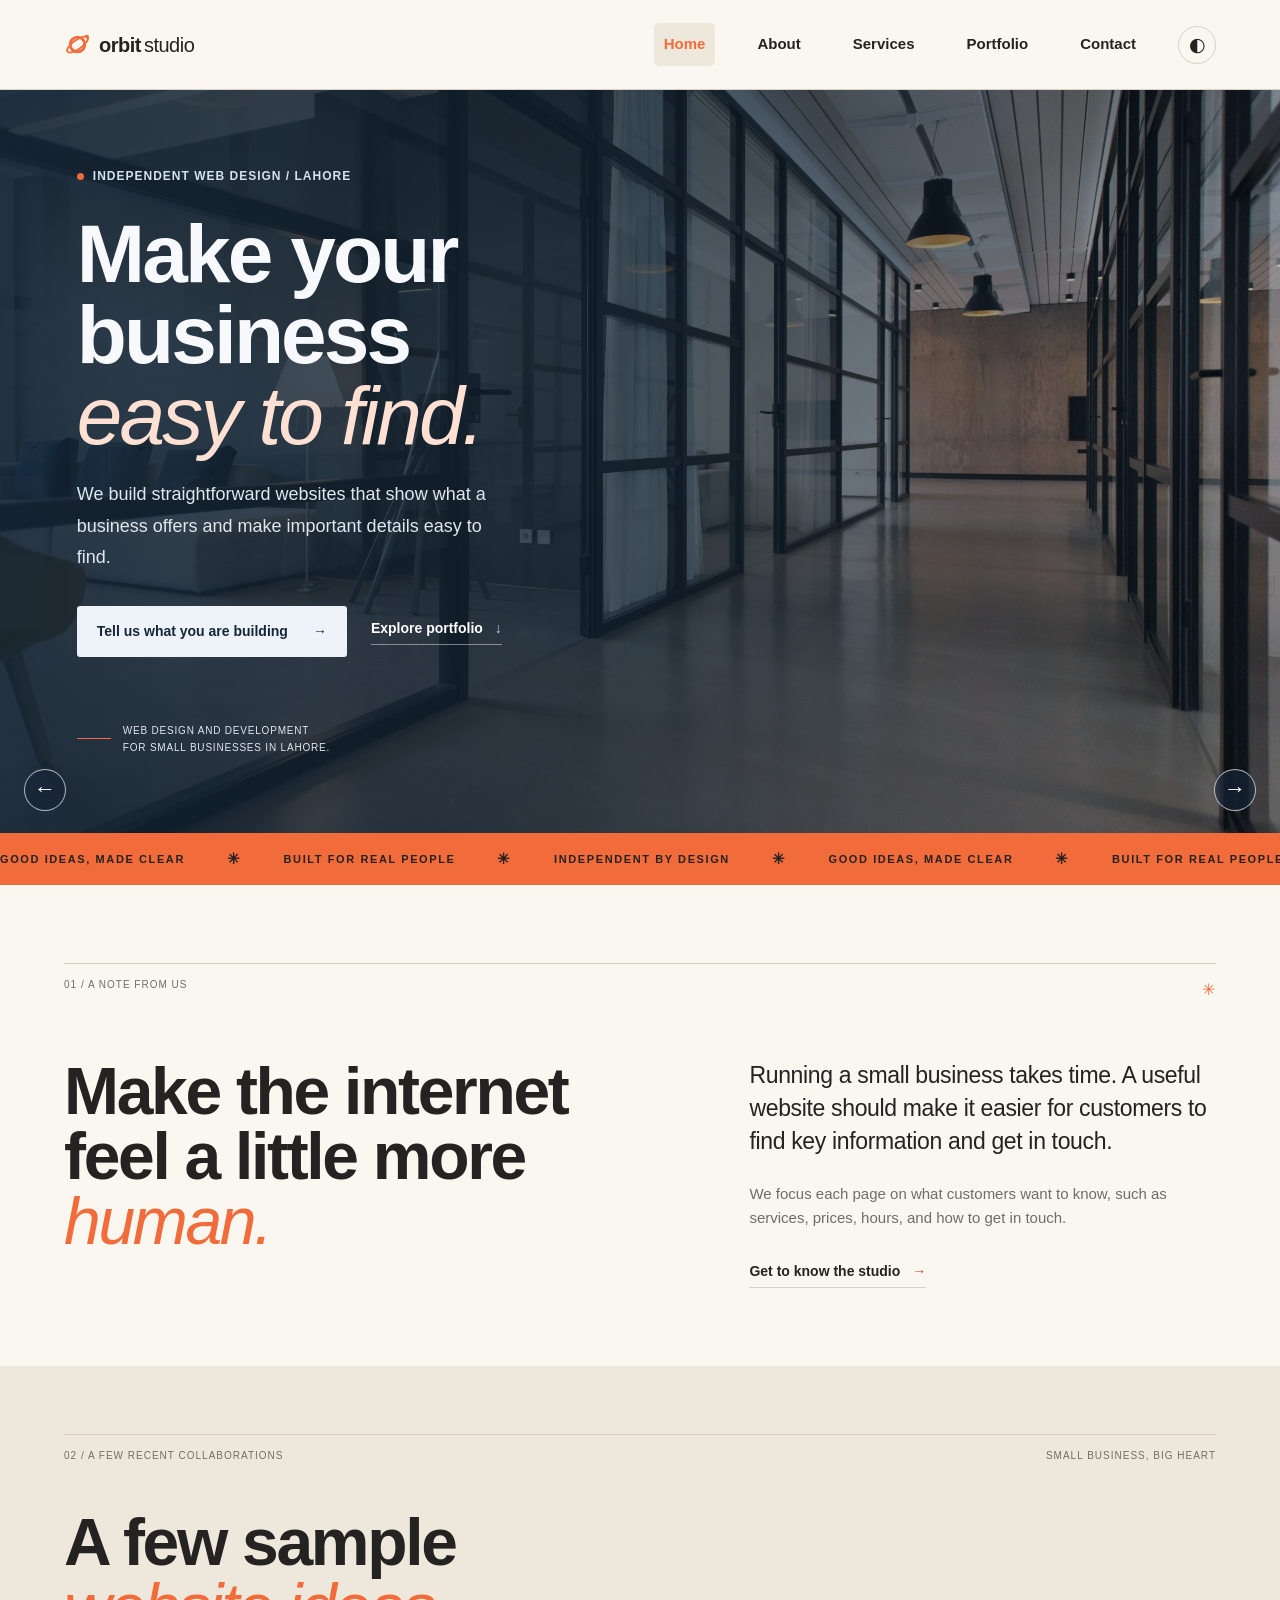
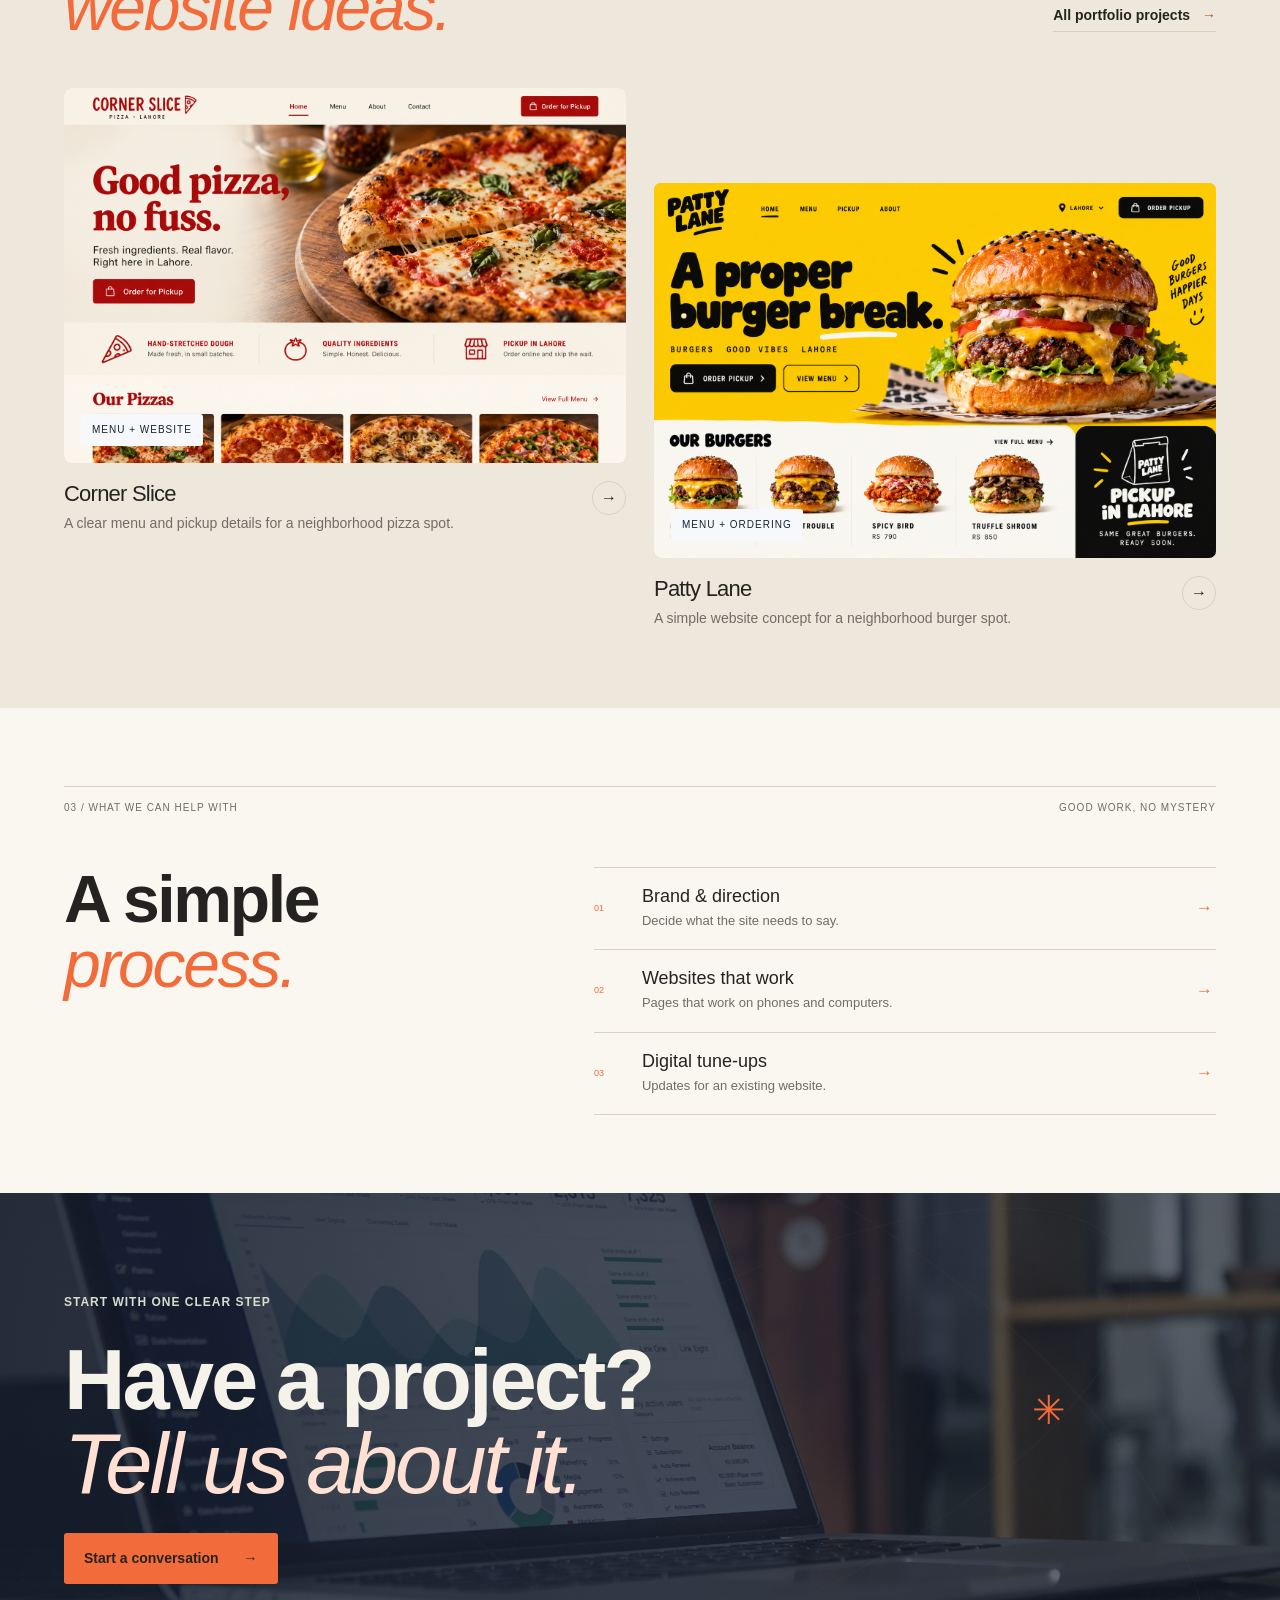
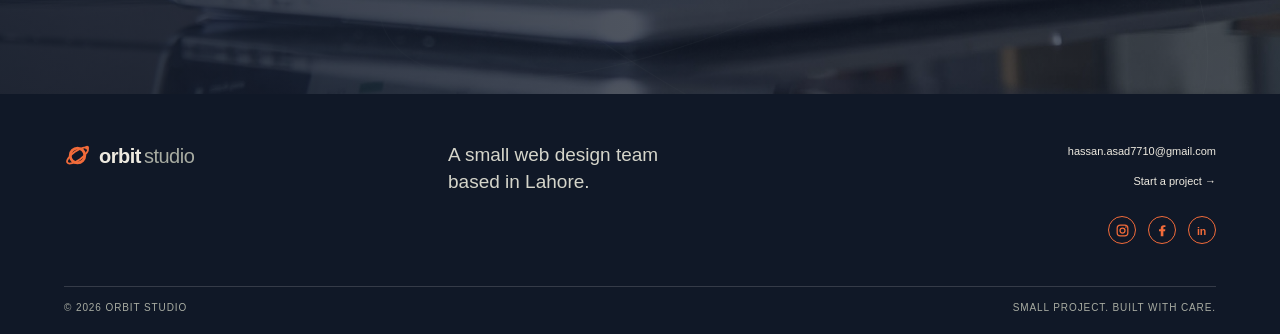
<file: index.html>
<!doctype html>
<html lang="en" data-theme="light">

<head>
  <meta charset="utf-8">
  <meta name="viewport" content="width=device-width, initial-scale=1">
  <meta name="theme-color" content="#FAF7F0">
  <meta name="description"
    content="Orbit Studio builds thoughtful websites and useful digital tools for independent businesses.">
  <title>Orbit Studio | Websites for small businesses</title>


  <link rel="stylesheet" href="css/style.css">
  <script src="js/main.js" defer></script>
</head>

<body>
  <a class="skip-link" href="#main">Skip to content</a>
  <!-- Header -->
  <header class="site-header">
    <a class="brand" href="index.html" aria-label="Orbit Studio home"><svg class="brand-mark" aria-hidden="true"
        viewBox="0 0 48 48">
        <circle cx="24" cy="24" r="13" fill="none" stroke="currentColor" stroke-width="5" />
        <ellipse cx="24" cy="24" rx="22" ry="8" fill="none" stroke="currentColor" stroke-width="3.2"
          transform="rotate(-35 24 24)" />
        <circle cx="41" cy="10" r="3.5" fill="currentColor" />
      </svg><span>orbit<span class="brand-light">studio</span><small>INDEPENDENT BY DESIGN</small></span></a>
    <button class="menu-toggle" aria-expanded="false" aria-controls="primary-nav"
      aria-label="Open navigation"><span></span><span></span></button>
    <nav id="primary-nav" class="primary-nav" aria-label="Main navigation">
      <a class="active" href="index.html">Home</a><a href="about.html">About</a><a href="services.html">Services</a><a
        href="portfolio.html">Portfolio</a><a href="contact.html">Contact</a>
      <button class="theme-toggle" aria-label="Switch to dark mode" title="Switch color theme"><span class="theme-icon"
          aria-hidden="true">◐</span></button>
    </nav>
  </header>
  <!-- Main content -->
  <main id="main">
    <section class="hero wrap" aria-label="Orbit Studio highlights">
      <div class="hero-slides" aria-hidden="true">
        <div class="hero-slide is-active"><img src="images/studio-slider-1.jpg" alt=""></div>
        <div class="hero-slide"><img src="images/studio-slider-2.jpg" alt=""></div>
        <div class="hero-slide"><img src="images/studio-slider-3.jpg" alt=""></div>
        <div class="hero-slide"><img src="images/code-slider.jpg" alt=""></div>
      </div>
      <div class="hero-copy">
        <p class="eyebrow"><span class="status-dot"></span> INDEPENDENT WEB DESIGN / LAHORE</p>
        <h1>Make your business<br><em>easy to find.</em></h1>
        <p class="hero-intro">We build straightforward websites that show what a business offers and make important details easy to find.</p>
        <div class="hero-actions"><a class="button button-dark" href="contact.html">Tell us what you are building <span
              aria-hidden="true">→</span></a><a class="text-link" href="portfolio.html">Explore portfolio <span
              aria-hidden="true">↓</span></a></div>
        <div class="hero-note"><span class="note-line"></span><span>WEB DESIGN AND DEVELOPMENT<br>FOR SMALL BUSINESSES
            IN LAHORE.</span></div>
      </div>
      <div class="hero-art" aria-label="Abstract orbital illustration with a small business at its center" role="img">
        <div class="art-caption caption-top">A little more<br>room to grow.</div>
        <div class="orbit orbit-one"></div>
        <div class="orbit orbit-two"></div>
        <div class="orbit orbit-three"></div>
        <div class="sun-disc"><span class="sun-label">YOUR<br>NEXT<br>CHAPTER</span><span class="sun-spark">✳</span>
        </div>
        <span class="planet planet-a"></span><span class="planet planet-b"></span><span class="planet planet-c"></span>
        <div class="art-caption caption-bottom">01 / 05<br>FIND YOUR CENTER</div>
        <span class="art-cross cross-a">✳</span><span class="art-cross cross-b">✳</span>
      </div>
      <button class="slide-control slide-previous" type="button" aria-label="Previous image">←</button><button
        class="slide-control slide-next" type="button" aria-label="Next image">→</button>
    </section>
    <section class="ticker" aria-label="Studio services">
      <div class="ticker-track"><span>GOOD IDEAS, MADE CLEAR</span><b>✳</b><span>BUILT FOR REAL
          PEOPLE</span><b>✳</b><span>INDEPENDENT BY DESIGN</span><b>✳</b><span>GOOD IDEAS, MADE
          CLEAR</span><b>✳</b><span>BUILT FOR REAL PEOPLE</span><b>✳</b><span>INDEPENDENT BY DESIGN</span></div>
    </section>
    <section class="intro-section wrap section-space">
      <div class="section-label"><span>01 / A NOTE FROM US</span><span class="label-star">✳</span></div>
      <div class="intro-grid">
        <h2>Make the internet<br>feel a little more <em>human.</em></h2>
        <div class="intro-copy">
          <p class="large-copy">Running a small business takes time. A useful website should make it easier for customers to find key information and get in touch.</p>
          <p>We focus each page on what customers want to know, such as services, prices, hours, and how to get in touch.</p><a class="under-link" href="about.html">Get to know the studio <span>→</span></a>
        </div>
      </div>
    </section>
    <section class="work-section section-space">
      <div class="wrap">
        <div class="section-label"><span>02 / A FEW RECENT COLLABORATIONS</span><span>SMALL BUSINESS, BIG HEART</span>
        </div>
        <div class="section-heading-row">
          <h2>A few sample<br><em>website ideas.</em></h2><a class="under-link"
            href="portfolio.html">All portfolio projects <span>→</span></a>
        </div>
        <div class="project-grid">
          <a class="project-card project-bloom" href="portfolio.html#corner-slice">
            <div class="project-visual bloom-visual"><img class="project-image" src="images/corner-slice-mockup.png" alt="" loading="lazy" decoding="async"><span class="project-chip">MENU + WEBSITE</span></div>
            <div class="project-meta">
              <div>
                <h3>Corner Slice</h3>
                <p>A clear menu and pickup details for a neighborhood pizza spot.</p>
              </div><span class="arrow-round">→</span>
            </div>
          </a>
          <a class="project-card project-field" href="portfolio.html#patty-lane">
            <div class="project-visual field-visual"><img class="project-image" src="images/burger-spot-mockup.png" alt="" loading="lazy" decoding="async"><span class="project-chip">MENU + ORDERING</span></div>
            <div class="project-meta">
              <div>
                <h3>Patty Lane</h3>
                <p>A simple website concept for a neighborhood burger spot.</p>
              </div><span class="arrow-round">→</span>
            </div>
          </a>
        </div>
      </div>
    </section>
    <section class="services-teaser wrap section-space">
      <div class="section-label"><span>03 / WHAT WE CAN HELP WITH</span><span>GOOD WORK, NO MYSTERY</span></div>
      <div class="service-teaser-grid">
        <h2>A simple<br><em>process.</em></h2>
        <div class="service-list"><a href="services.html"><span>01</span><span><b>Brand & direction</b><small>Decide what the site needs to say.</small></span><span>→</span></a><a
            href="services.html"><span>02</span><span><b>Websites that work</b><small>Pages that work on phones and computers.</small></span><span>→</span></a><a href="services.html"><span>03</span><span><b>Digital
                tune-ups</b><small>Updates for an existing website.</small></span><span>→</span></a></div>
      </div>
    </section>
    <section class="closing-cta has-background">
      <img class="closing-cta-image" src="images/analytics.jpg" alt="">
      <div class="cta-orbit cta-orbit-a"></div>
      <div class="cta-orbit cta-orbit-b"></div>
      <div class="wrap cta-inner">
        <p class="eyebrow">START WITH ONE CLEAR STEP</p>
        <h2>Have a project?<br><em>Tell us about it.</em></h2><a class="button button-light" href="contact.html">Start a
          conversation <span>→</span></a><span class="cta-star">✳</span>
      </div>
    </section>
  </main>
  <!-- Footer -->
  <footer class="site-footer">
    <div class="wrap footer-top"><a class="brand footer-brand" href="index.html"><svg class="brand-mark"
          aria-hidden="true" viewBox="0 0 48 48">
          <circle cx="24" cy="24" r="13" fill="none" stroke="currentColor" stroke-width="5" />
          <ellipse cx="24" cy="24" rx="22" ry="8" fill="none" stroke="currentColor" stroke-width="3.2"
            transform="rotate(-35 24 24)" />
          <circle cx="41" cy="10" r="3.5" fill="currentColor" />
        </svg><span>orbit<span class="brand-light">studio</span><small>INDEPENDENT BY DESIGN</small></span></a>
      <p>A small web design team<br>based in Lahore.</p>
      <div class="footer-links"><a href="mailto:hassan.asad7710@gmail.com">hassan.asad7710@gmail.com</a><a
          href="contact.html">Start a project →</a>
        <div class="social-links" aria-label="Social media"><a href="index.html"
            aria-label="Instagram - website home"><svg viewBox="0 0 24 24" aria-hidden="true">
              <rect x="3.5" y="3.5" width="17" height="17" rx="5" fill="none" stroke="currentColor" stroke-width="2" />
              <circle cx="12" cy="12" r="4" fill="none" stroke="currentColor" stroke-width="2" />
              <circle cx="17.5" cy="6.5" r="1.2" fill="currentColor" />
            </svg></a><a href="index.html" aria-label="Facebook - website home"><svg viewBox="0 0 24 24"
              aria-hidden="true">
              <path fill="currentColor"
                d="M13.4 21v-8h2.7l.4-3.1h-3.1v-2c0-.9.3-1.5 1.6-1.5h1.7V3.6c-.8-.1-1.8-.2-2.8-.2-2.8 0-4.7 1.7-4.7 4.8v1.7H6.4V13h2.8v8z" />
            </svg></a><a href="index.html" aria-label="LinkedIn - website home"><svg viewBox="0 0 24 24"
              aria-hidden="true"><text x="3" y="19" font-size="17" font-family="Arial,sans-serif" font-weight="700"
                fill="currentColor">in</text></svg></a></div>
      </div>
    </div>
    <div class="wrap footer-bottom"><span>© 2026 ORBIT STUDIO</span><span>SMALL PROJECT. BUILT WITH CARE.</span></div>
  </footer>
  <button class="back-top" aria-label="Back to top">↑</button>
</body>

</html>
</file>
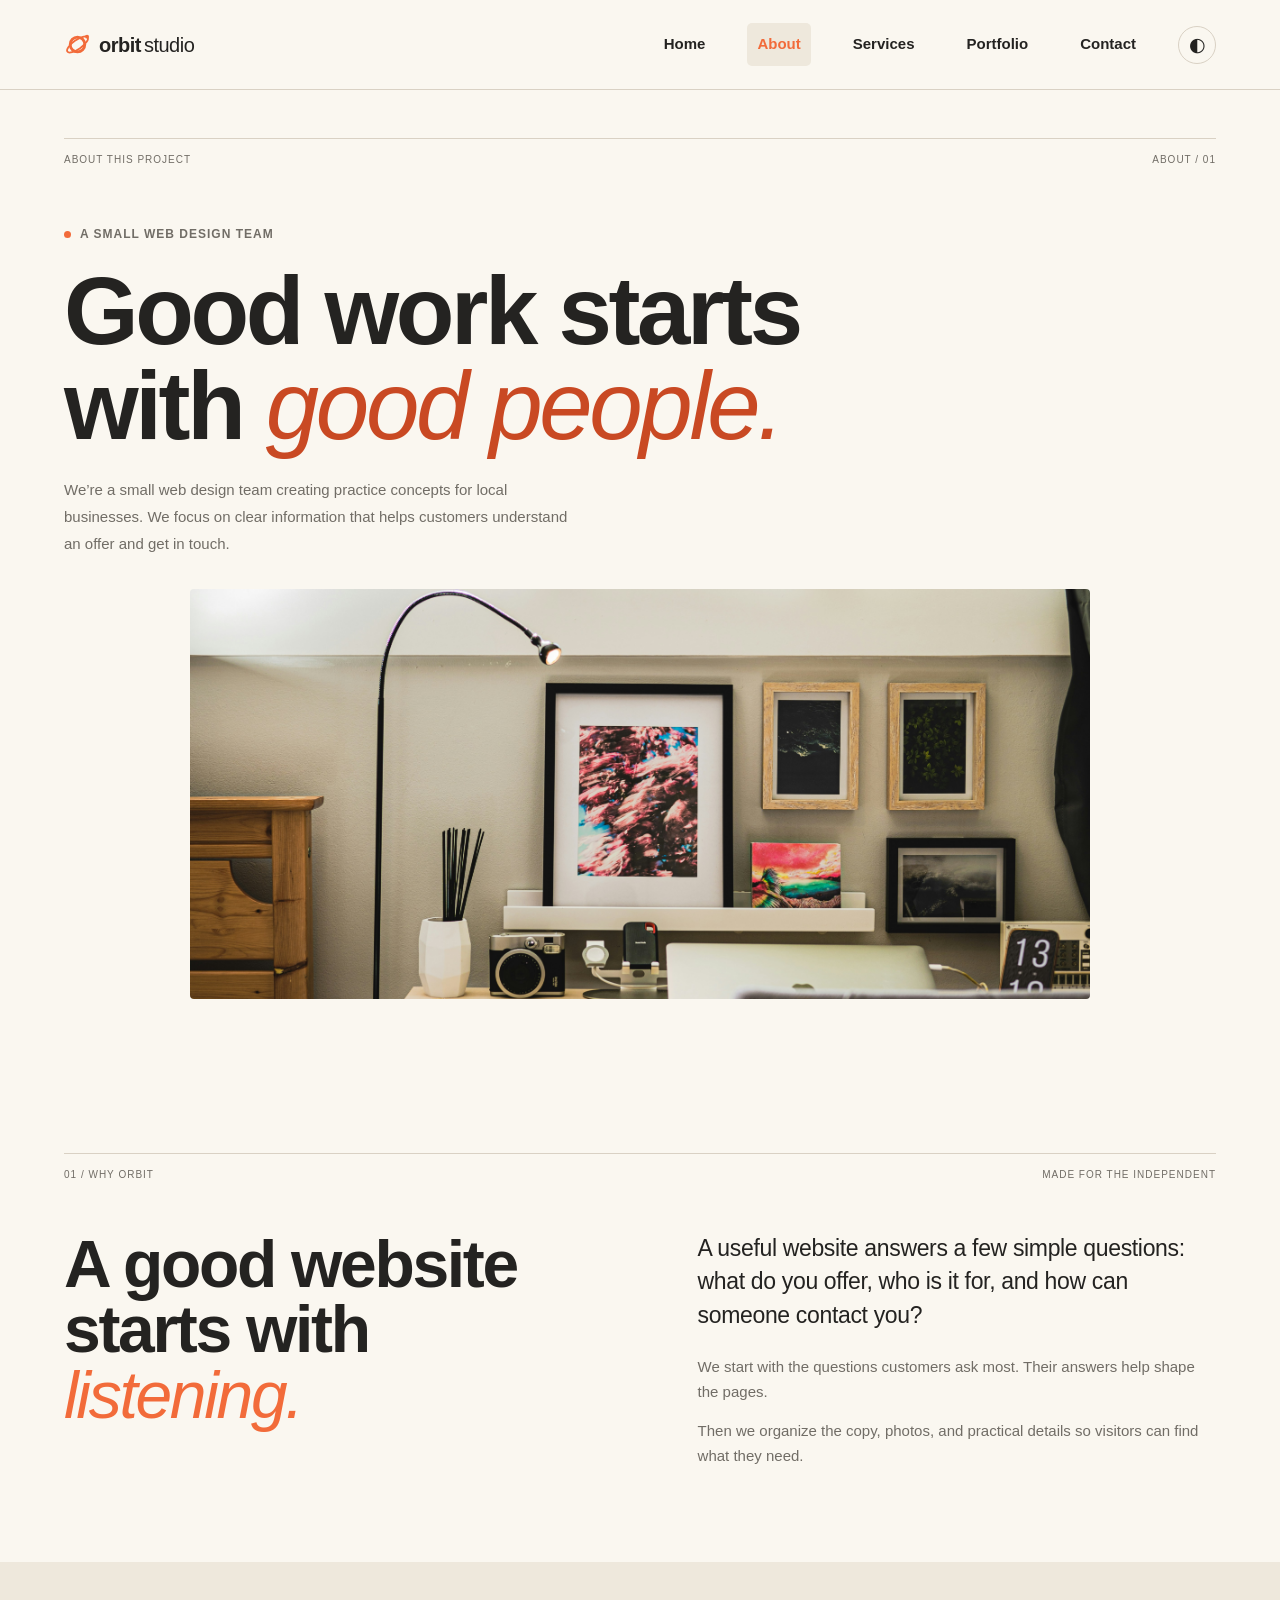
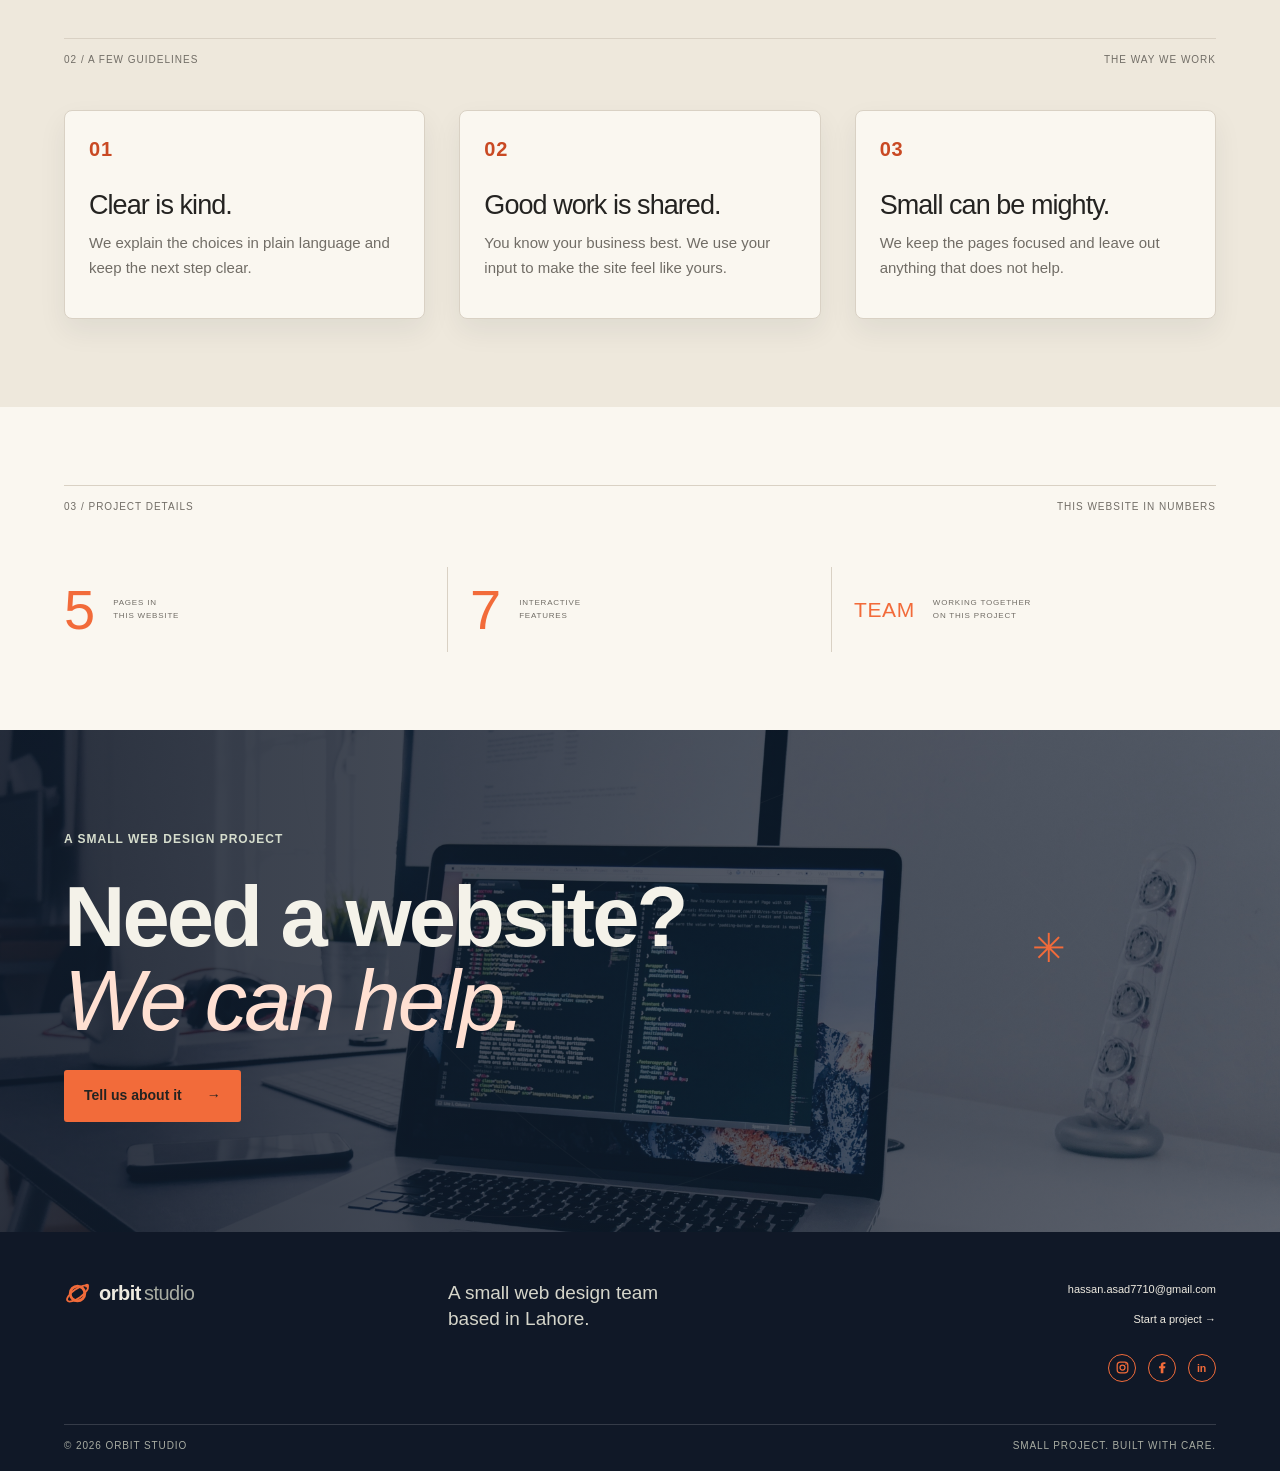
<file: about.html>
<!doctype html>
<html lang="en" data-theme="light">

<head>
  <meta charset="utf-8">
  <meta name="viewport" content="width=device-width, initial-scale=1">
  <meta name="theme-color" content="#FAF7F0">
  <meta name="description" content="Meet Orbit Studio: a small creative partner for independent businesses.">
  <title>About — Orbit Studio</title>
  <link rel="stylesheet" href="css/style.css">
  <script src="js/main.js" defer></script>
</head>

<body><a class="skip-link" href="#main">Skip to content</a><!-- Header -->
  <header class="site-header"><a class="brand" href="index.html" aria-label="Orbit Studio home"><svg class="brand-mark"
        aria-hidden="true" viewBox="0 0 48 48">
        <circle cx="24" cy="24" r="13" fill="none" stroke="currentColor" stroke-width="5" />
        <ellipse cx="24" cy="24" rx="22" ry="8" fill="none" stroke="currentColor" stroke-width="3.2"
          transform="rotate(-35 24 24)" />
        <circle cx="41" cy="10" r="3.5" fill="currentColor" />
      </svg><span>orbit<span class="brand-light">studio</span><small>INDEPENDENT BY DESIGN</small></span></a><button
      class="menu-toggle" aria-expanded="false" aria-controls="primary-nav"
      aria-label="Open navigation"><span></span><span></span></button>
    <nav id="primary-nav" class="primary-nav" aria-label="Main navigation"><a href="index.html">Home</a><a
        class="active" href="about.html">About</a><a href="services.html">Services</a><a
        href="portfolio.html">Portfolio</a><a href="contact.html">Contact</a><button class="theme-toggle"
        aria-label="Switch to dark mode" title="Switch color theme"><span class="theme-icon">◐</span></button></nav>
  </header>
  <!-- Main content -->
  <main id="main">
    <section class="page-hero wrap">
      <div class="section-label"><span>ABOUT THIS PROJECT</span><span>ABOUT / 01</span></div>
      <p class="eyebrow"><span class="status-dot"></span> A SMALL WEB DESIGN TEAM</p>
      <h1>Good work starts<br>with <em>good people.</em></h1>
      <p class="page-lede">We’re a small web design team creating practice concepts for local businesses. We focus on clear information that helps customers understand an offer and get in touch.</p>
      <img class="about-hero-image" src="images/studio-interior.jpg" alt="A small creative workspace with a desk and laptop">
    </section>
    <section class="wrap story-section section-space">
      <div class="section-label"><span>01 / WHY ORBIT</span><span>MADE FOR THE INDEPENDENT</span></div>
      <div class="story-grid">
        <h2>A good website<br>starts with <em>listening.</em></h2>
        <div>
          <p class="large-copy">A useful website answers a few simple questions: what do you offer, who is it for, and how can someone contact you?</p>
          <p>We start with the questions customers ask most. Their answers help shape the pages.</p>
          <p>Then we organize the copy, photos, and practical details so visitors can find what they need.</p>
        </div>
      </div>
    </section>
    <section class="values-section">
      <div class="wrap">
        <div class="section-label"><span>02 / A FEW GUIDELINES</span><span>THE WAY WE WORK</span></div>
        <div class="values-grid">
          <article><span class="value-number">01</span>
            <h3>Clear is kind.</h3>
            <p>We explain the choices in plain language and keep the next step clear.</p>
          </article>
          <article><span class="value-number">02</span>
            <h3>Good work is shared.</h3>
            <p>You know your business best. We use your input to make the site feel like yours.</p>
          </article>
          <article><span class="value-number">03</span>
            <h3>Small can be mighty.</h3>
            <p>We keep the pages focused and leave out anything that does not help.</p>
          </article>
        </div>
      </div>
    </section>
    <section class="wrap numbers-section section-space">
      <div class="section-label"><span>03 / PROJECT DETAILS</span><span>THIS WEBSITE IN NUMBERS</span></div>
      <div class="numbers-grid">
        <div><strong data-count="5">0</strong><span>PAGES IN<br>THIS WEBSITE</span></div>
        <div><strong data-count="7">0</strong><span>INTERACTIVE<br>FEATURES</span></div>
        <div><strong class="team-label">TEAM</strong><span>WORKING TOGETHER<br>ON THIS PROJECT</span></div>
      </div>
    </section>
    <section class="closing-cta has-background">
      <img class="closing-cta-image" src="images/web-development.jpg" alt="">
      <div class="cta-orbit cta-orbit-a"></div>
      <div class="cta-orbit cta-orbit-b"></div>
      <div class="wrap cta-inner">
        <p class="eyebrow">A SMALL WEB DESIGN PROJECT</p>
        <h2>Need a website?<br><em>We can help.</em></h2><a class="button button-light" href="contact.html">Tell us about
          it <span>→</span></a><span class="cta-star">✳</span>
      </div>
    </section>
  </main>
  <!-- Footer -->
  <footer class="site-footer">
    <div class="wrap footer-top"><a class="brand footer-brand" href="index.html"><svg class="brand-mark"
          aria-hidden="true" viewBox="0 0 48 48">
          <circle cx="24" cy="24" r="13" fill="none" stroke="currentColor" stroke-width="5" />
          <ellipse cx="24" cy="24" rx="22" ry="8" fill="none" stroke="currentColor" stroke-width="3.2"
            transform="rotate(-35 24 24)" />
          <circle cx="41" cy="10" r="3.5" fill="currentColor" />
        </svg><span>orbit<span class="brand-light">studio</span><small>INDEPENDENT BY DESIGN</small></span></a>
      <p>A small web design team<br>based in Lahore.</p>
      <div class="footer-links"><a href="mailto:hassan.asad7710@gmail.com">hassan.asad7710@gmail.com</a><a
          href="contact.html">Start a project →</a>
        <div class="social-links" aria-label="Social media"><a href="index.html"
            aria-label="Instagram - website home"><svg viewBox="0 0 24 24" aria-hidden="true">
              <rect x="3.5" y="3.5" width="17" height="17" rx="5" fill="none" stroke="currentColor" stroke-width="2" />
              <circle cx="12" cy="12" r="4" fill="none" stroke="currentColor" stroke-width="2" />
              <circle cx="17.5" cy="6.5" r="1.2" fill="currentColor" />
            </svg></a><a href="index.html" aria-label="Facebook - website home"><svg viewBox="0 0 24 24"
              aria-hidden="true">
              <path fill="currentColor"
                d="M13.4 21v-8h2.7l.4-3.1h-3.1v-2c0-.9.3-1.5 1.6-1.5h1.7V3.6c-.8-.1-1.8-.2-2.8-.2-2.8 0-4.7 1.7-4.7 4.8v1.7H6.4V13h2.8v8z" />
            </svg></a><a href="index.html" aria-label="LinkedIn - website home"><svg viewBox="0 0 24 24"
              aria-hidden="true"><text x="3" y="19" font-size="17" font-family="Arial,sans-serif" font-weight="700"
                fill="currentColor">in</text></svg></a></div>
      </div>
    </div>
    <div class="wrap footer-bottom"><span>© 2026 ORBIT STUDIO</span><span>SMALL PROJECT. BUILT WITH CARE.</span></div>
  </footer><button class="back-top" aria-label="Back to top">↑</button>
</body>

</html>
</file>
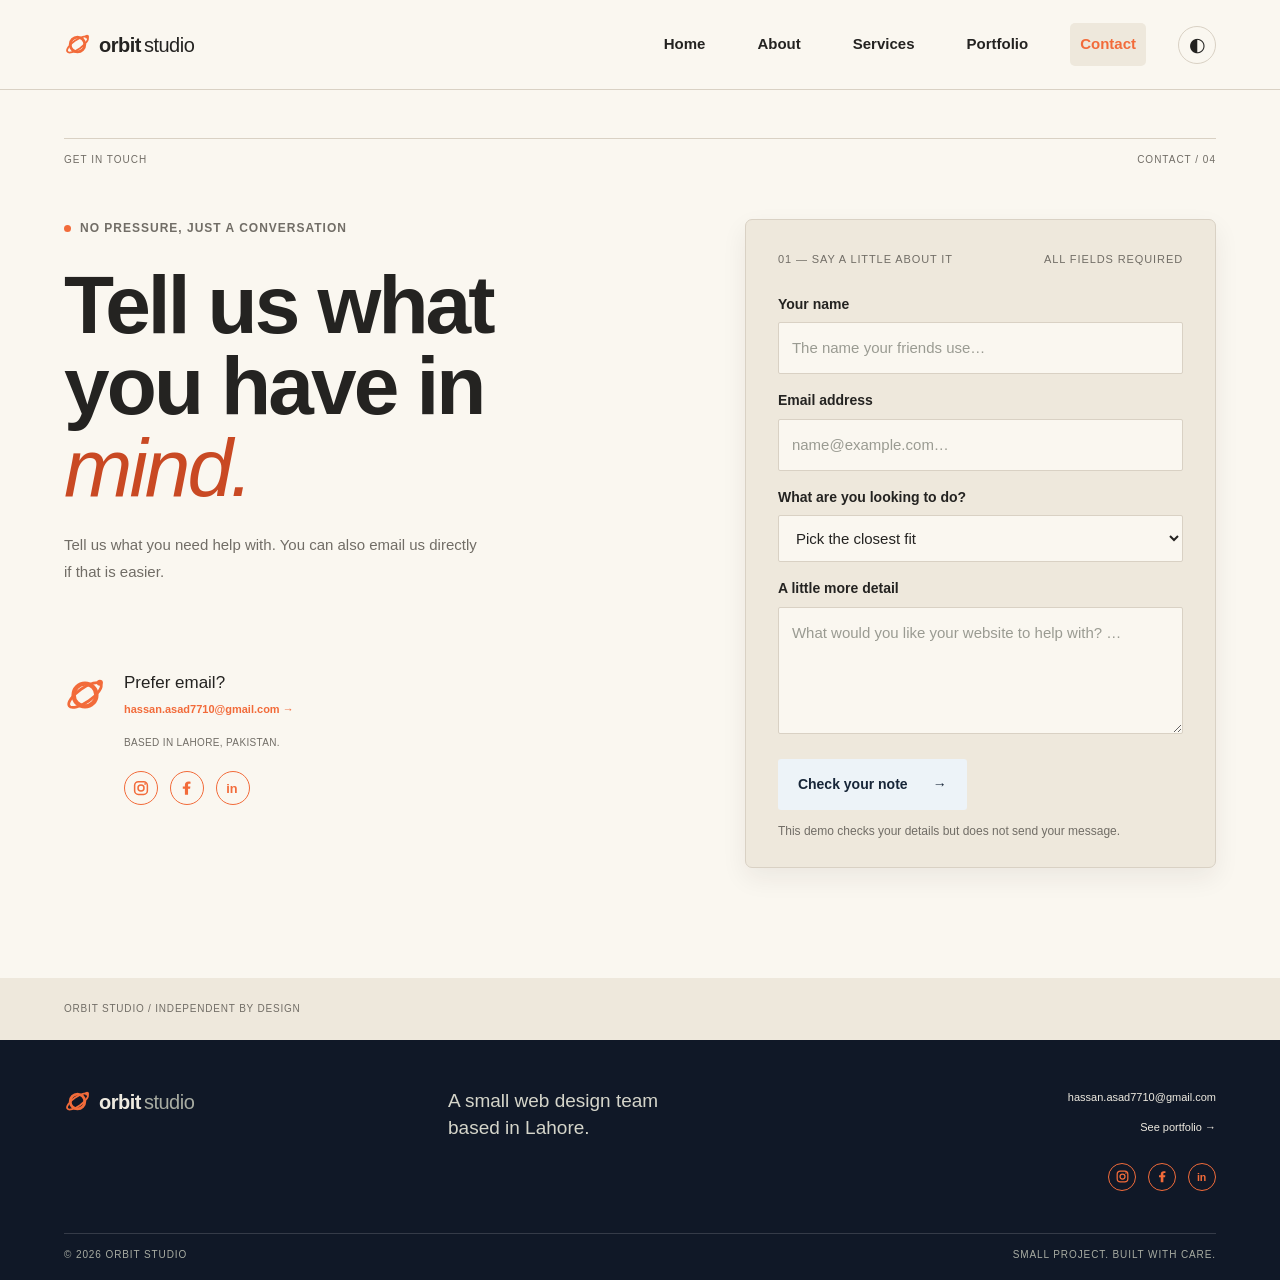
<file: contact.html>
<!doctype html>
<html lang="en" data-theme="light">

<head>
    <meta charset="utf-8">
    <meta name="viewport" content="width=device-width, initial-scale=1">
    <meta name="description" content="Tell Orbit Studio about your next website or digital project.">
    <title>Contact — Orbit Studio</title>
    <link rel="stylesheet" href="css/style.css">
    <script src="js/main.js" defer></script>
</head>

<body><a class="skip-link" href="#main">Skip to content</a><!-- Header -->
    <header class="site-header"><a class="brand" href="index.html" aria-label="Orbit Studio home"><svg
                class="brand-mark" aria-hidden="true" viewBox="0 0 48 48">
                <circle cx="24" cy="24" r="13" fill="none" stroke="currentColor" stroke-width="5" />
                <ellipse cx="24" cy="24" rx="22" ry="8" fill="none" stroke="currentColor" stroke-width="3.2"
                    transform="rotate(-35 24 24)" />
                <circle cx="41" cy="10" r="3.5" fill="currentColor" />
            </svg><span>orbit<span class="brand-light">studio</span><small>INDEPENDENT BY
                    DESIGN</small></span></a><button class="menu-toggle" aria-expanded="false"
            aria-controls="primary-nav" aria-label="Open navigation"><span></span><span></span></button>
        <nav id="primary-nav" class="primary-nav" aria-label="Main navigation"><a href="index.html">Home</a><a
                href="about.html">About</a><a href="services.html">Services</a><a href="portfolio.html">Portfolio</a><a
                class="active" href="contact.html">Contact</a><button class="theme-toggle"
                aria-label="Switch to dark mode" title="Switch color theme"><span class="theme-icon">◐</span></button>
        </nav>
    </header>
    <!-- Main content -->
    <main id="main">
        <section class="contact-hero wrap">
            <div class="section-label"><span>GET IN TOUCH</span><span>CONTACT / 04</span></div>
            <div class="contact-grid">
                <div>
                    <p class="eyebrow"><span class="status-dot"></span> NO PRESSURE, JUST A CONVERSATION</p>
                    <h1>Tell us what<br>you have in <em>mind.</em></h1>
                    <p class="page-lede">Tell us what you need help with. You can also email us directly if that is easier.</p>
                    <div class="contact-aside"><svg class="aside-orbit" aria-hidden="true" viewBox="0 0 48 48">
                            <circle cx="24" cy="24" r="13" fill="none" stroke="currentColor" stroke-width="5" />
                            <ellipse cx="24" cy="24" rx="22" ry="8" fill="none" stroke="currentColor" stroke-width="3.2"
                                transform="rotate(-35 24 24)" />
                            <circle cx="41" cy="10" r="3.5" fill="currentColor" />
                        </svg>
                        <p>Prefer email?<br><a href="mailto:hassan.asad7710@gmail.com">hassan.asad7710@gmail.com →</a>
                        </p><small>BASED IN LAHORE, PAKISTAN.</small>
                    </div>
                    <div class="contact-social">
                        <div class="social-links" aria-label="Social media"><a href="index.html"
                                aria-label="Instagram - website home"><svg viewBox="0 0 24 24" aria-hidden="true">
                                    <rect x="3.5" y="3.5" width="17" height="17" rx="5" fill="none"
                                        stroke="currentColor" stroke-width="2" />
                                    <circle cx="12" cy="12" r="4" fill="none" stroke="currentColor" stroke-width="2" />
                                    <circle cx="17.5" cy="6.5" r="1.2" fill="currentColor" />
                                </svg></a><a href="index.html" aria-label="Facebook - website home"><svg
                                    viewBox="0 0 24 24" aria-hidden="true">
                                    <path fill="currentColor"
                                        d="M13.4 21v-8h2.7l.4-3.1h-3.1v-2c0-.9.3-1.5 1.6-1.5h1.7V3.6c-.8-.1-1.8-.2-2.8-.2-2.8 0-4.7 1.7-4.7 4.8v1.7H6.4V13h2.8v8z" />
                                </svg></a><a href="index.html" aria-label="LinkedIn - website home"><svg
                                    viewBox="0 0 24 24" aria-hidden="true"><text x="3" y="19" font-size="17"
                                        font-family="Arial,sans-serif" font-weight="700"
                                        fill="currentColor">in</text></svg></a></div>
                    </div>
                </div>
                <form class="contact-form" novalidate>
                    <div class="form-heading"><span>01 — SAY A LITTLE ABOUT IT</span><span>ALL FIELDS REQUIRED</span>
                    </div><label for="name">Your name</label><input id="name" name="name" autocomplete="name"
                        aria-describedby="name-error" required minlength="2"
                        placeholder="The name your friends use…"><span class="field-error" id="name-error"
                        aria-live="polite"></span><label for="email">Email address</label><input id="email" name="email"
                        type="email" autocomplete="email" spellcheck="false" aria-describedby="email-error" required
                        placeholder="name@example.com…"><span class="field-error" id="email-error"
                        aria-live="polite"></span><label for="project">What are you looking to do?</label><select
                        id="project" name="project" aria-describedby="project-error" required>
                        <option value="" disabled selected>Pick the closest fit</option>
                        <option>Build a new website</option>
                        <option>Refresh my current site</option>
                        <option>Brand and direction</option>
                        <option>Not quite sure yet</option>
                    </select><span class="field-error" id="project-error" aria-live="polite"></span><label
                        for="message">A little more detail</label><textarea id="message" name="message" rows="4"
                        aria-describedby="message-error" required minlength="12"
                        placeholder="What would you like your website to help with? …"></textarea><span
                        class="field-error" id="message-error" aria-live="polite"></span><button
                        class="button button-dark form-submit" type="submit">Check your note <span>→</span></button>
                    <p class="form-privacy">This demo checks your details but does not send your message.</p>
                    <div class="form-success" role="status" aria-live="polite" hidden><span>✳</span><b>Thanks for the
                            note.</b>
                        <p>Your message is ready. Thanks for getting in touch.</p>
                    </div>
                </form>
            </div>
        </section>
        <section class="contact-bottom">
            <div class="wrap contact-bottom-inner"><span>ORBIT STUDIO / INDEPENDENT BY DESIGN</span><span>GOOD WORK
                    BEGINS WITH A GOOD CONVERSATION.</span></div>
        </section>
    </main><!-- Footer -->
    <footer class="site-footer">
        <div class="wrap footer-top"><a class="brand footer-brand" href="index.html"><svg class="brand-mark"
                    aria-hidden="true" viewBox="0 0 48 48">
                    <circle cx="24" cy="24" r="13" fill="none" stroke="currentColor" stroke-width="5" />
                    <ellipse cx="24" cy="24" rx="22" ry="8" fill="none" stroke="currentColor" stroke-width="3.2"
                        transform="rotate(-35 24 24)" />
                    <circle cx="41" cy="10" r="3.5" fill="currentColor" />
                </svg><span>orbit<span class="brand-light">studio</span><small>INDEPENDENT BY DESIGN</small></span></a>
            <p>A small web design team<br>based in Lahore.</p>
            <div class="footer-links"><a href="mailto:hassan.asad7710@gmail.com">hassan.asad7710@gmail.com</a><a
                    href="portfolio.html">See portfolio →</a>
                <div class="social-links" aria-label="Social media"><a href="index.html"
                        aria-label="Instagram - website home"><svg viewBox="0 0 24 24" aria-hidden="true">
                            <rect x="3.5" y="3.5" width="17" height="17" rx="5" fill="none" stroke="currentColor"
                                stroke-width="2" />
                            <circle cx="12" cy="12" r="4" fill="none" stroke="currentColor" stroke-width="2" />
                            <circle cx="17.5" cy="6.5" r="1.2" fill="currentColor" />
                        </svg></a><a href="index.html" aria-label="Facebook - website home"><svg viewBox="0 0 24 24"
                            aria-hidden="true">
                            <path fill="currentColor"
                                d="M13.4 21v-8h2.7l.4-3.1h-3.1v-2c0-.9.3-1.5 1.6-1.5h1.7V3.6c-.8-.1-1.8-.2-2.8-.2-2.8 0-4.7 1.7-4.7 4.8v1.7H6.4V13h2.8v8z" />
                        </svg></a><a href="index.html" aria-label="LinkedIn - website home"><svg viewBox="0 0 24 24"
                            aria-hidden="true"><text x="3" y="19" font-size="17" font-family="Arial,sans-serif"
                                font-weight="700" fill="currentColor">in</text></svg></a></div>
            </div>
        </div>
        <div class="wrap footer-bottom"><span>© 2026 ORBIT STUDIO</span><span>SMALL PROJECT. BUILT WITH CARE.</span>
        </div>
    </footer><button class="back-top" aria-label="Back to top">↑</button>
</body>

</html>
</file>
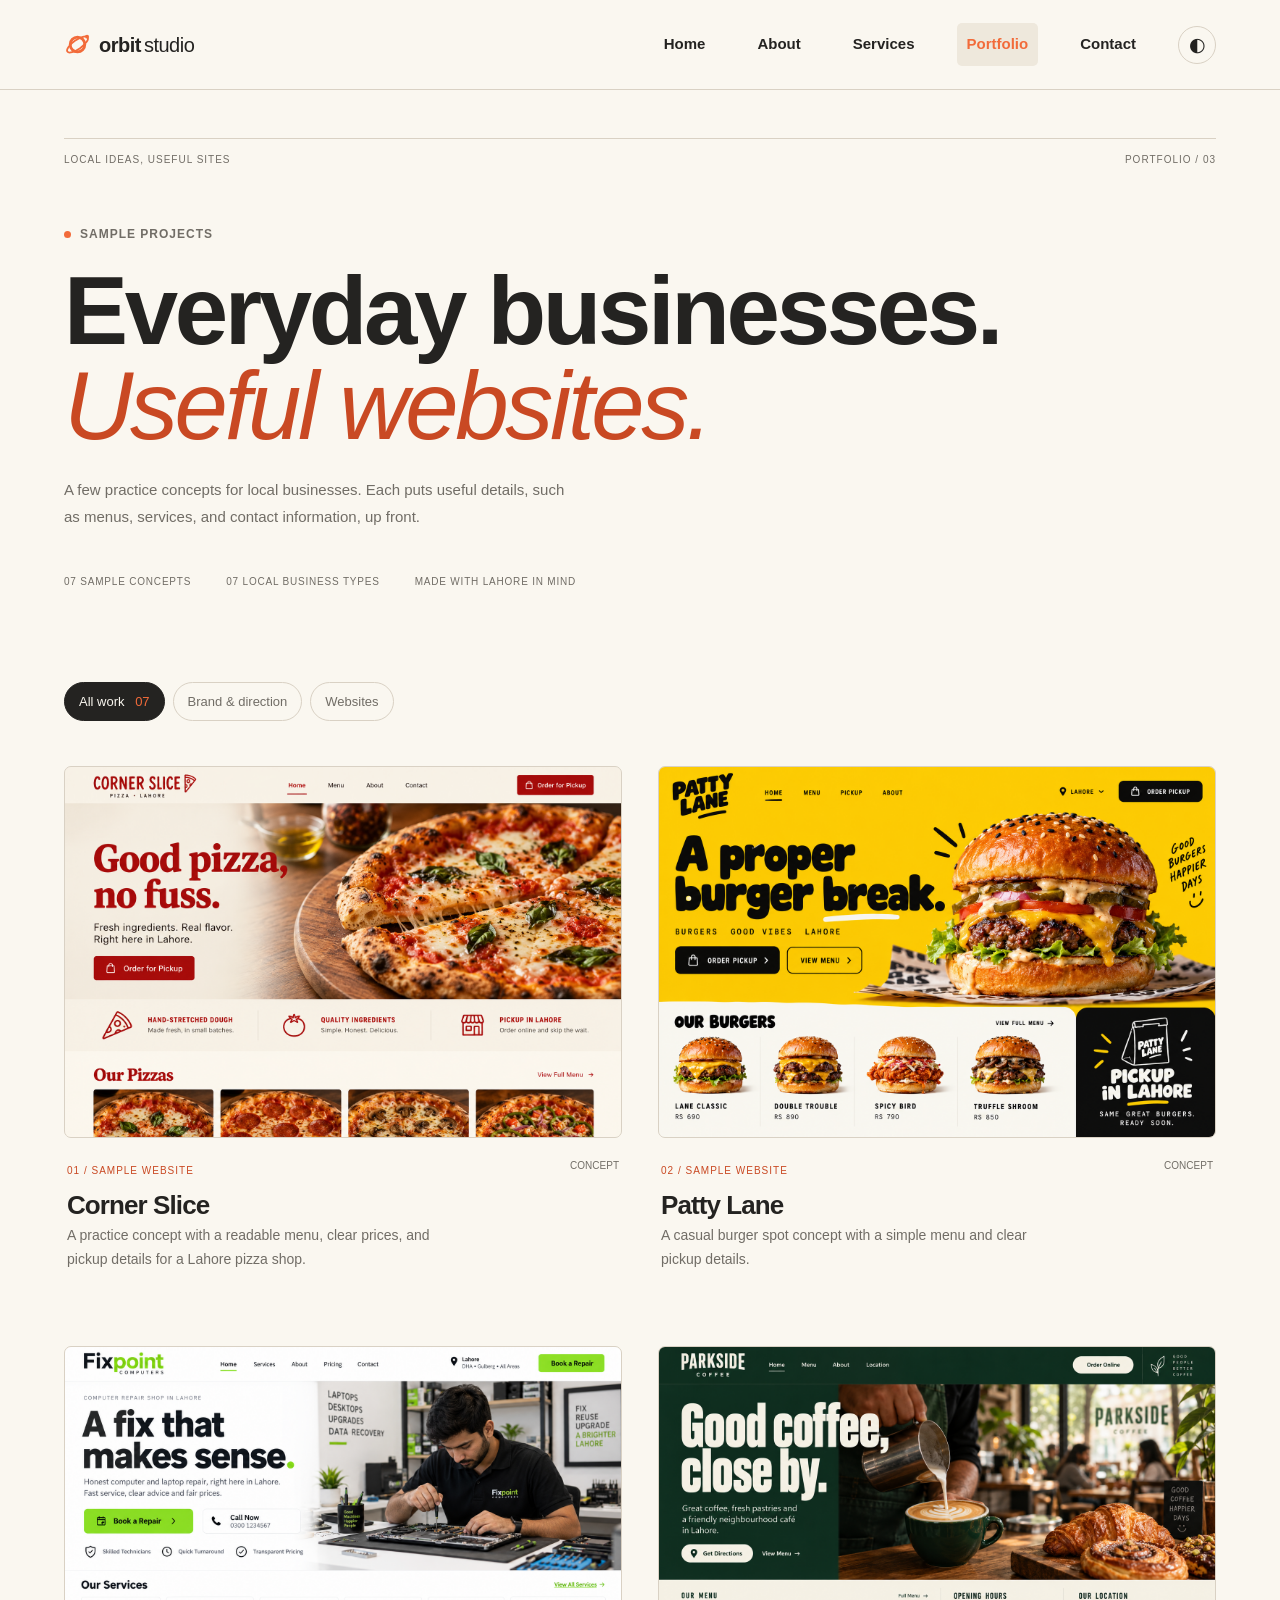
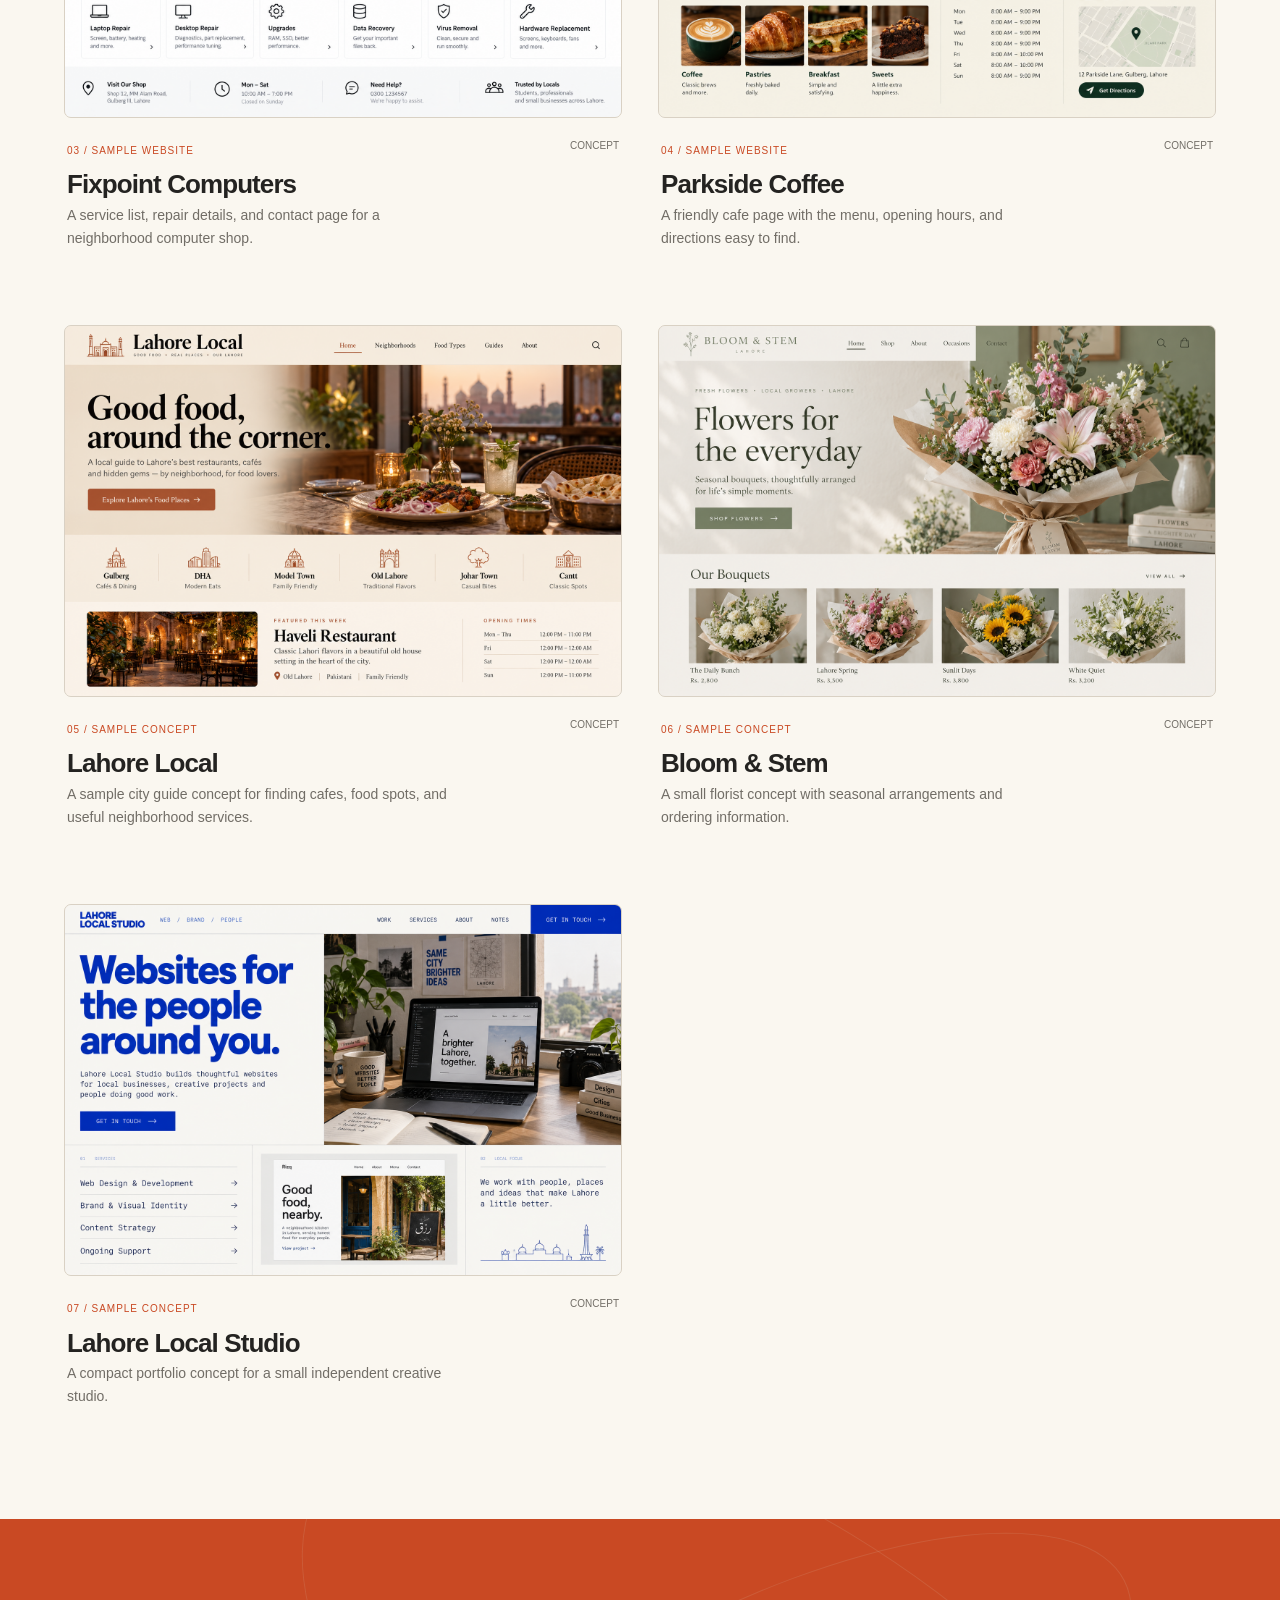
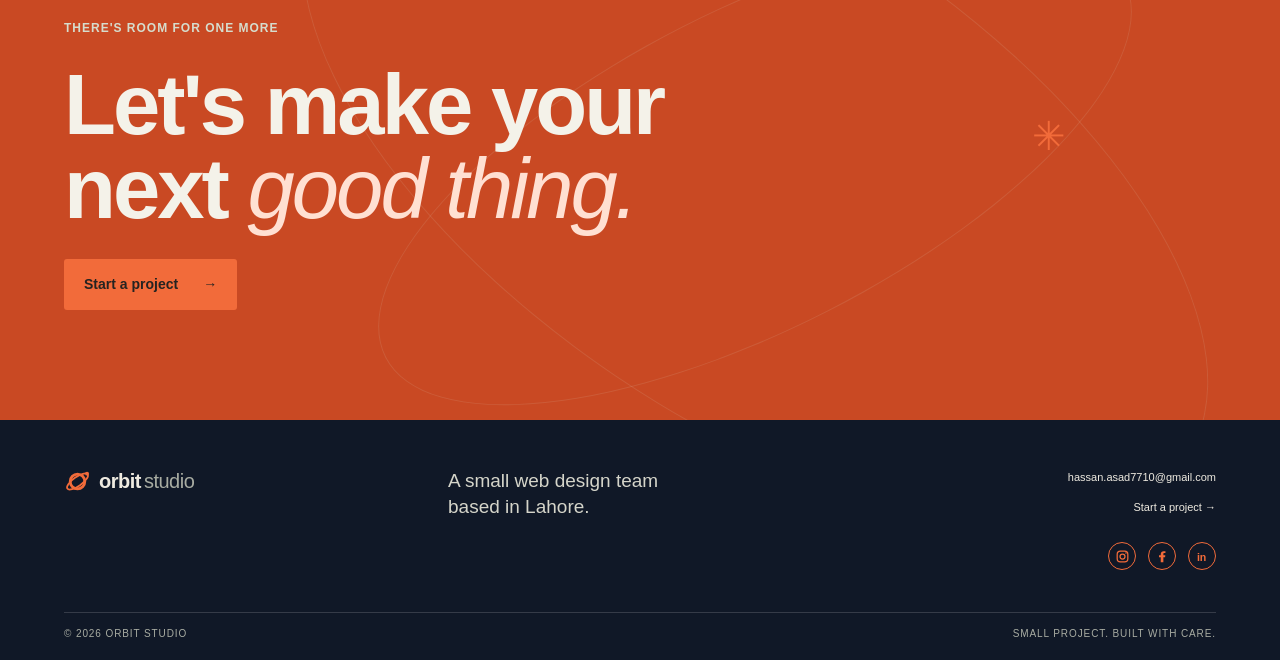
<file: portfolio.html>
<!doctype html>
<html lang="en" data-theme="light">

<head>
    <meta charset="utf-8">
    <meta name="viewport" content="width=device-width, initial-scale=1">
    <meta name="description" content="Selected Orbit Studio projects for independent businesses.">
    <title>Portfolio — Orbit Studio</title>
    <link rel="stylesheet" href="css/style.css">
    <script src="js/main.js" defer></script>
</head>

<body><a class="skip-link" href="#main">Skip to content</a><!-- Header -->
    <header class="site-header"><a class="brand" href="index.html" aria-label="Orbit Studio home"><svg
                class="brand-mark" aria-hidden="true" viewBox="0 0 48 48">
                <circle cx="24" cy="24" r="13" fill="none" stroke="currentColor" stroke-width="5" />
                <ellipse cx="24" cy="24" rx="22" ry="8" fill="none" stroke="currentColor" stroke-width="3.2"
                    transform="rotate(-35 24 24)" />
                <circle cx="41" cy="10" r="3.5" fill="currentColor" />
            </svg><span>orbit<span class="brand-light">studio</span><small>INDEPENDENT BY
                    DESIGN</small></span></a><button class="menu-toggle" aria-expanded="false"
            aria-controls="primary-nav" aria-label="Open navigation"><span></span><span></span></button>
        <nav id="primary-nav" class="primary-nav" aria-label="Main navigation"><a href="index.html">Home</a><a
                href="about.html">About</a><a href="services.html">Services</a><a class="active"
                href="portfolio.html">Portfolio</a><a href="contact.html">Contact</a><button class="theme-toggle"
                aria-label="Switch to dark mode" title="Switch color theme"><span class="theme-icon">◐</span></button>
        </nav>
    </header>
    <!-- Main content -->
    <main id="main">
        <section class="page-hero wrap portfolio-hero">
            <div class="section-label"><span>LOCAL IDEAS, USEFUL SITES</span><span>PORTFOLIO / 03</span></div>
            <p class="eyebrow"><span class="status-dot"></span> SAMPLE PROJECTS</p>
            <h1>Everyday businesses.<br><em>Useful websites.</em></h1>
            <p class="page-lede">A few practice concepts for local businesses. Each puts useful details, such as menus, services, and contact information, up front.</p>
            <div class="portfolio-stats"><span>07 SAMPLE CONCEPTS</span><span>07 LOCAL BUSINESS TYPES</span><span>MADE
                    WITH LAHORE IN MIND</span></div>
        </section>
        <section class="wrap portfolio-list">
            <div class="portfolio-filters" role="group" aria-label="Filter projects"><button
                    class="filter-button active" data-filter="all" aria-pressed="true">All work
                    <span>07</span></button><button class="filter-button" data-filter="brand" aria-pressed="false">Brand
                    & direction</button><button class="filter-button" data-filter="web"
                    aria-pressed="false">Websites</button></div>
            <div class="portfolio-grid">
                <article id="corner-slice" class="portfolio-project" data-category="brand web">
                    <div class="portfolio-art"><img class="portfolio-photo" src="images/corner-slice-mockup.png" alt="Corner Slice pizza shop website concept" loading="lazy" decoding="async"></div>
                    <div class="portfolio-project-meta">
                        <div><span class="project-type">01 / SAMPLE WEBSITE</span>
                            <h2>Corner Slice</h2>
                            <p>A practice concept with a readable menu, clear prices, and pickup details for a Lahore pizza shop.</p>
                        </div><span class="project-year">CONCEPT</span>
                    </div>
                </article>
                <article id="patty-lane" class="portfolio-project" data-category="brand web">
                    <div class="portfolio-art"><img class="portfolio-photo" src="images/burger-spot-mockup.png" alt="Patty Lane burger restaurant website concept" loading="lazy" decoding="async"></div>
                    <div class="portfolio-project-meta">
                        <div><span class="project-type">02 / SAMPLE WEBSITE</span>
                            <h2>Patty Lane</h2>
                            <p>A casual burger spot concept with a simple menu and clear pickup details.</p>
                        </div><span class="project-year">CONCEPT</span>
                    </div>
                </article>
                <article class="portfolio-project" data-category="web">
                    <div class="portfolio-art"><img class="portfolio-photo" src="images/fixpoint-computers-mockup.png" alt="Fixpoint Computers repair shop website concept" loading="lazy" decoding="async"></div>
                    <div class="portfolio-project-meta">
                        <div><span class="project-type">03 / SAMPLE WEBSITE</span>
                            <h2>Fixpoint Computers</h2>
                            <p>A service list, repair details, and contact page for a neighborhood computer shop.
                            </p>
                        </div><span class="project-year">CONCEPT</span>
                    </div>
                </article>
                <article class="portfolio-project" data-category="brand web">
                    <div class="portfolio-art"><img class="portfolio-photo" src="images/parkside-coffee-mockup.png" alt="Parkside Coffee cafe website concept" loading="lazy" decoding="async"></div>
                    <div class="portfolio-project-meta">
                        <div><span class="project-type">04 / SAMPLE WEBSITE</span>
                            <h2>Parkside Coffee</h2>
                            <p>A friendly cafe page with the menu, opening hours, and directions easy to find.</p>
                        </div><span class="project-year">CONCEPT</span>
                    </div>
                </article>
                <article class="portfolio-project" data-category="web">
                    <div class="portfolio-art"><img class="portfolio-photo" src="images/lahore-local-mockup.png" alt="Lahore Local neighborhood guide website concept" loading="lazy" decoding="async"></div>
                    <div class="portfolio-project-meta">
                        <div><span class="project-type">05 / SAMPLE CONCEPT</span>
                            <h2>Lahore Local</h2>
                            <p>A sample city guide concept for finding cafes, food spots, and useful neighborhood
                                services.</p>
                        </div><span class="project-year">CONCEPT</span>
                    </div>
                </article>
                <article class="portfolio-project" data-category="brand web">
                    <div class="portfolio-art"><img class="portfolio-photo" src="images/flower-shop-mockup.png" alt="Bloom and Stem flower shop website concept" loading="lazy" decoding="async"></div>
                    <div class="portfolio-project-meta">
                        <div><span class="project-type">06 / SAMPLE CONCEPT</span>
                            <h2>Bloom &amp; Stem</h2>
                            <p>A small florist concept with seasonal arrangements and ordering information.</p>
                        </div><span class="project-year">CONCEPT</span>
                    </div>
                </article>
                <article class="portfolio-project" data-category="brand web">
                    <div class="portfolio-art"><img class="portfolio-photo" src="images/creative-studio-mockup.png" alt="Lahore Local Studio design studio website concept" loading="lazy" decoding="async"></div>
                    <div class="portfolio-project-meta">
                        <div><span class="project-type">07 / SAMPLE CONCEPT</span>
                            <h2>Lahore Local Studio</h2>
                            <p>A compact portfolio concept for a small independent creative studio.</p>
                        </div><span class="project-year">CONCEPT</span>
                    </div>
                </article>
            </div>
        </section>
        <section class="closing-cta">
            <div class="cta-orbit cta-orbit-a"></div>
            <div class="cta-orbit cta-orbit-b"></div>
            <div class="wrap cta-inner">
                <p class="eyebrow">THERE'S ROOM FOR ONE MORE</p>
                <h2>Let's make your<br>next <em>good thing.</em></h2><a class="button button-light"
                    href="contact.html">Start a project <span>→</span></a><span class="cta-star">✳</span>
            </div>
        </section>
    </main><!-- Footer -->
    <footer class="site-footer">
        <div class="wrap footer-top"><a class="brand footer-brand" href="index.html"><svg class="brand-mark"
                    aria-hidden="true" viewBox="0 0 48 48">
                    <circle cx="24" cy="24" r="13" fill="none" stroke="currentColor" stroke-width="5" />
                    <ellipse cx="24" cy="24" rx="22" ry="8" fill="none" stroke="currentColor" stroke-width="3.2"
                        transform="rotate(-35 24 24)" />
                    <circle cx="41" cy="10" r="3.5" fill="currentColor" />
                </svg><span>orbit<span class="brand-light">studio</span><small>INDEPENDENT BY DESIGN</small></span></a>
            <p>A small web design team<br>based in Lahore.</p>
            <div class="footer-links"><a href="mailto:hassan.asad7710@gmail.com">hassan.asad7710@gmail.com</a><a
                    href="contact.html">Start a project →</a>
                <div class="social-links" aria-label="Social media"><a href="index.html"
                        aria-label="Instagram - website home"><svg viewBox="0 0 24 24" aria-hidden="true">
                            <rect x="3.5" y="3.5" width="17" height="17" rx="5" fill="none" stroke="currentColor"
                                stroke-width="2" />
                            <circle cx="12" cy="12" r="4" fill="none" stroke="currentColor" stroke-width="2" />
                            <circle cx="17.5" cy="6.5" r="1.2" fill="currentColor" />
                        </svg></a><a href="index.html" aria-label="Facebook - website home"><svg viewBox="0 0 24 24"
                            aria-hidden="true">
                            <path fill="currentColor"
                                d="M13.4 21v-8h2.7l.4-3.1h-3.1v-2c0-.9.3-1.5 1.6-1.5h1.7V3.6c-.8-.1-1.8-.2-2.8-.2-2.8 0-4.7 1.7-4.7 4.8v1.7H6.4V13h2.8v8z" />
                        </svg></a><a href="index.html" aria-label="LinkedIn - website home"><svg viewBox="0 0 24 24"
                            aria-hidden="true"><text x="3" y="19" font-size="17" font-family="Arial,sans-serif"
                                font-weight="700" fill="currentColor">in</text></svg></a></div>
            </div>
        </div>
        <div class="wrap footer-bottom"><span>© 2026 ORBIT STUDIO</span><span>SMALL PROJECT. BUILT WITH CARE.</span>
        </div>
    </footer><button class="back-top" aria-label="Back to top">↑</button>
</body>

</html>
</file>
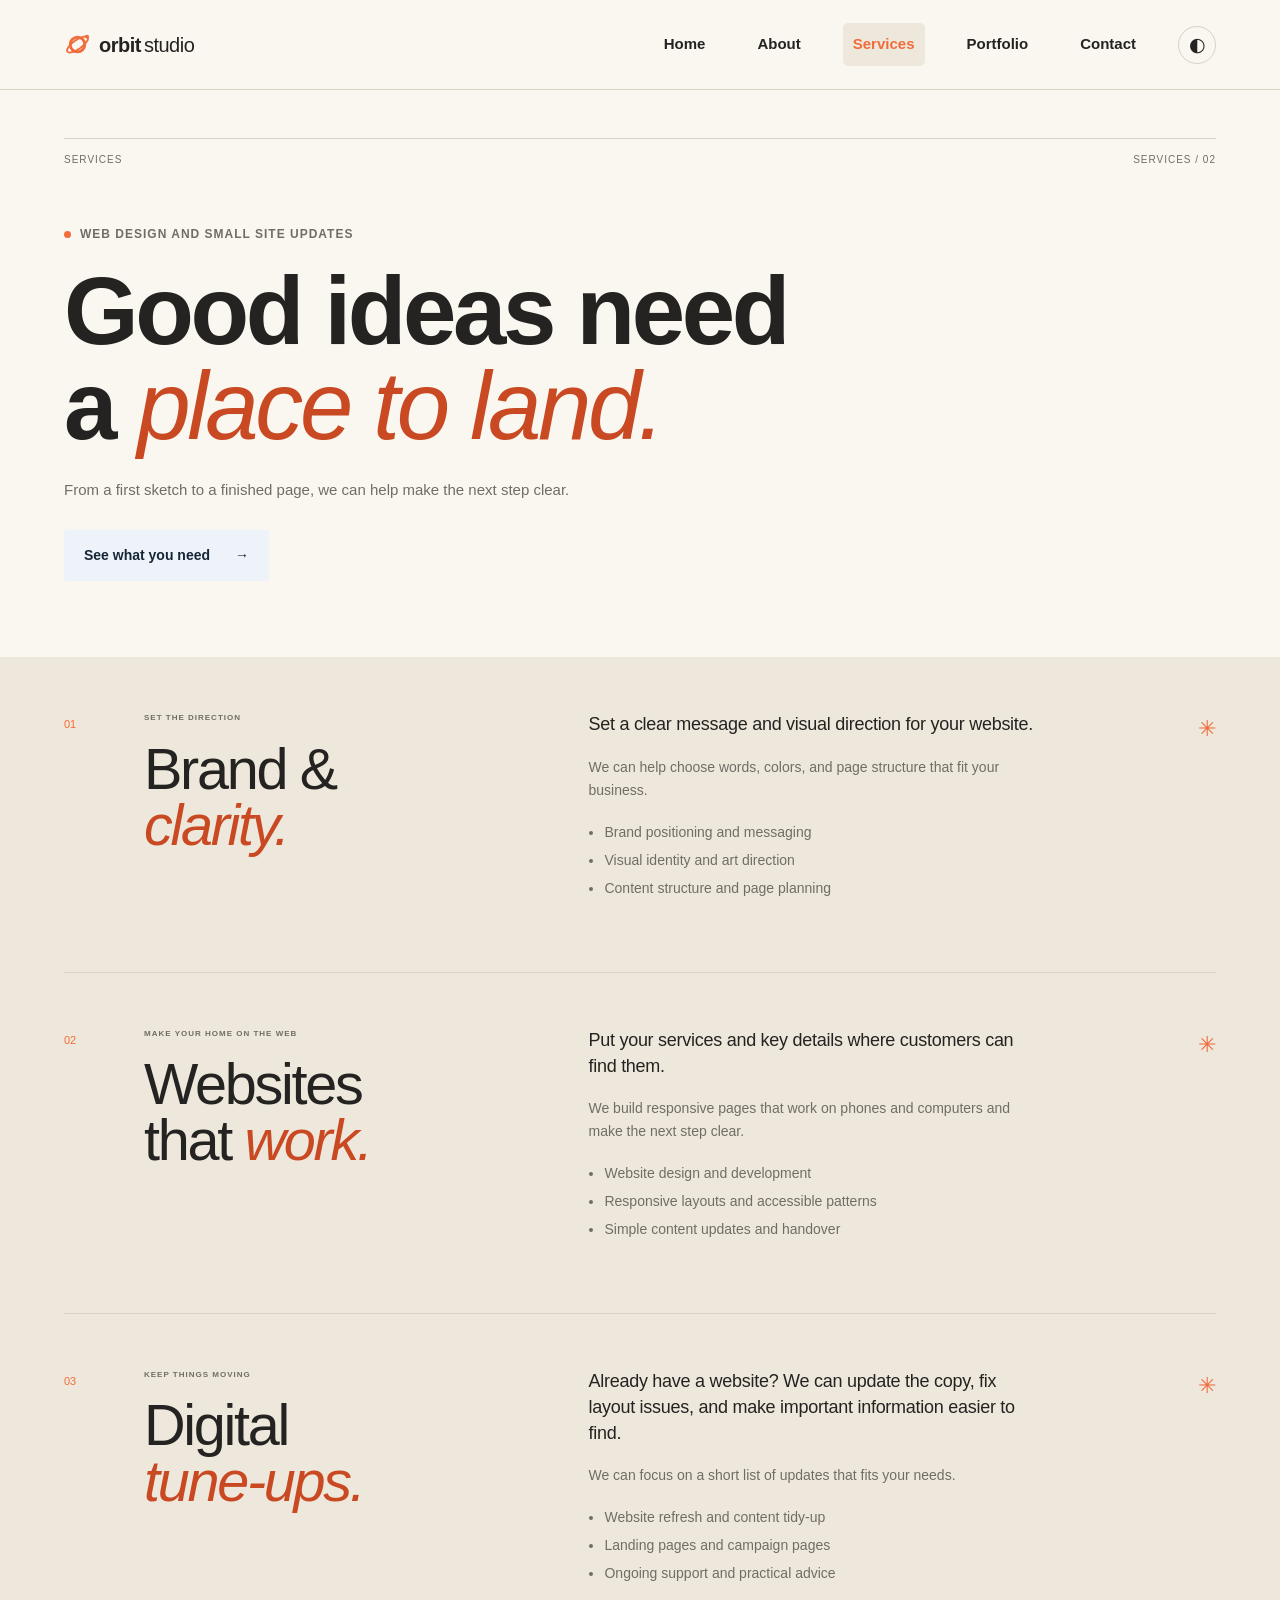
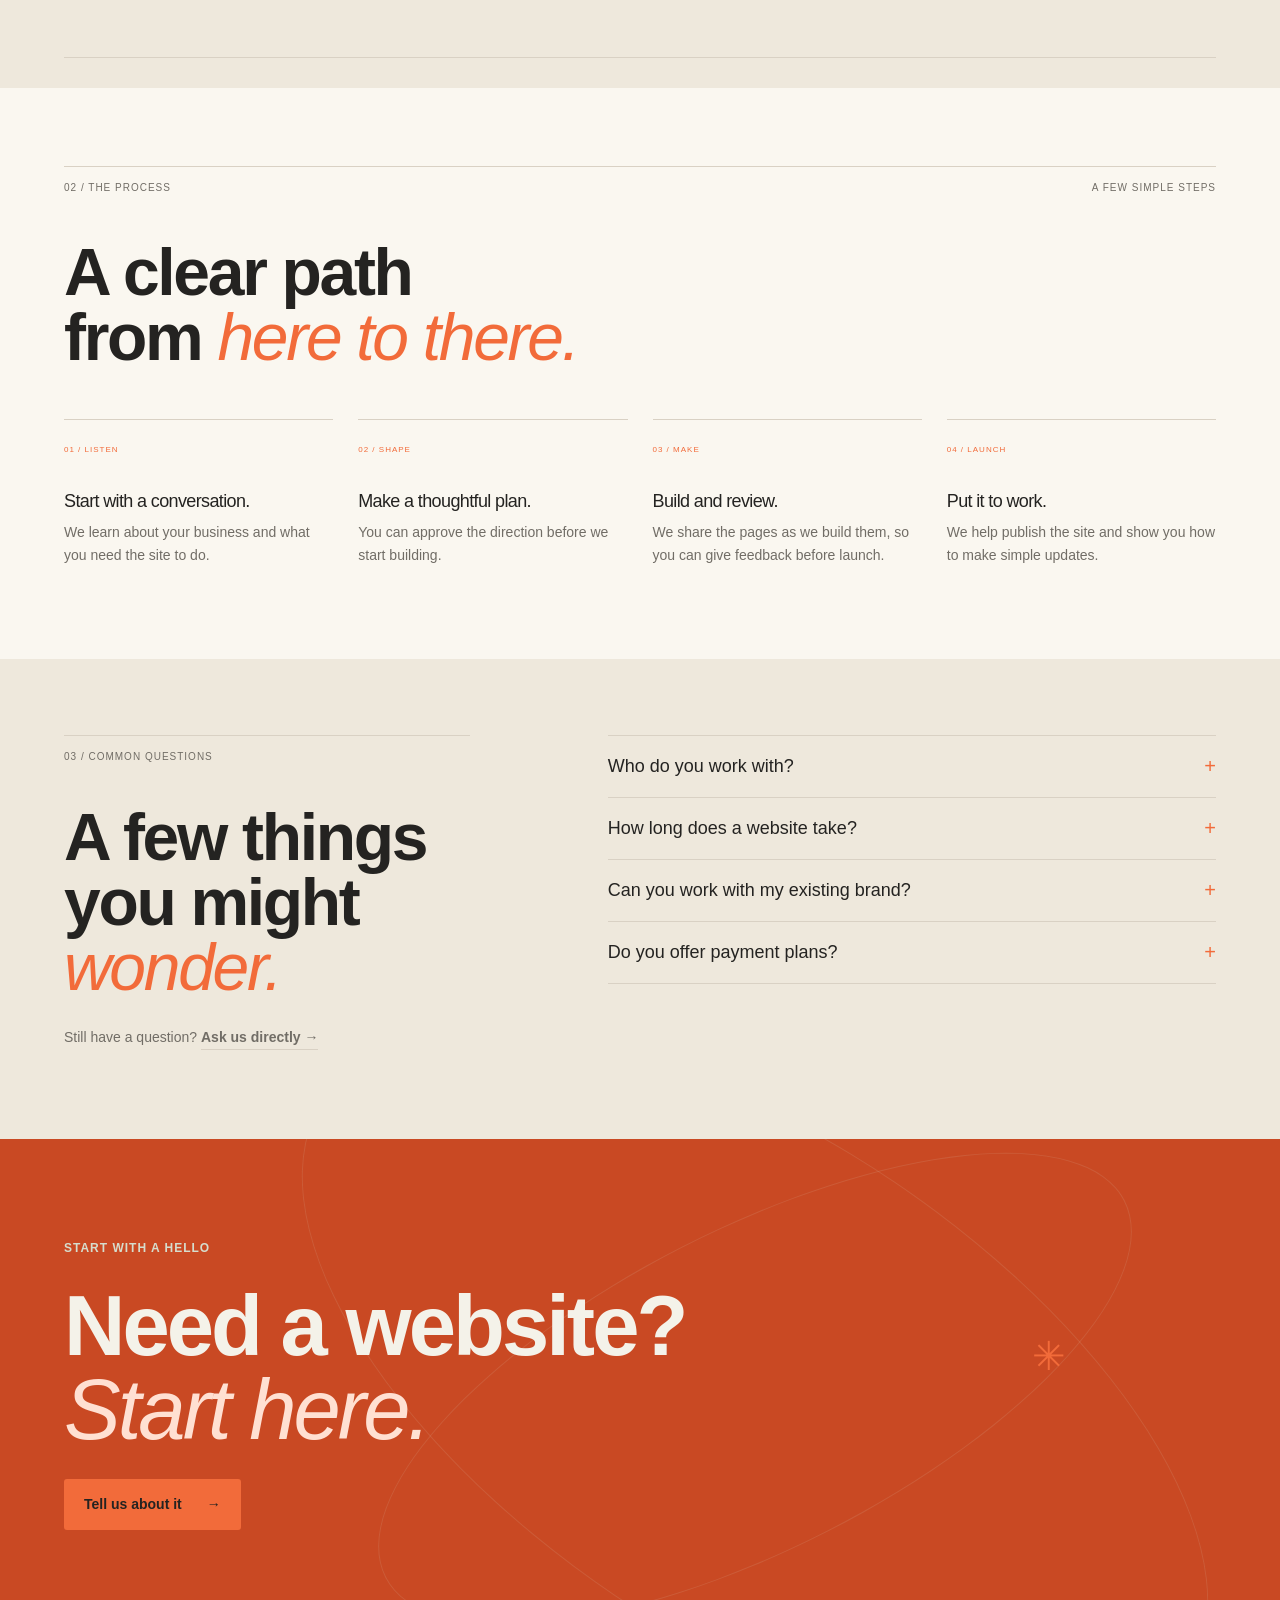
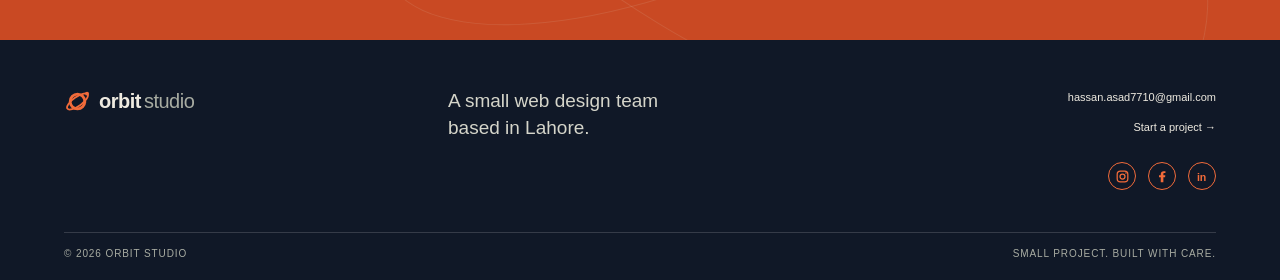
<file: services.html>
<!doctype html>
<html lang="en" data-theme="light">

<head>
    <meta charset="utf-8">
    <meta name="viewport" content="width=device-width, initial-scale=1">
    <meta name="description"
        content="Explore Orbit Studio's brand, website, and digital support services for independent businesses.">
    <title>Services — Orbit Studio</title>
    <link rel="stylesheet" href="css/style.css">
    <script src="js/main.js" defer></script>
</head>

<body><a class="skip-link" href="#main">Skip to content</a><!-- Header -->
    <header class="site-header"><a class="brand" href="index.html" aria-label="Orbit Studio home"><svg
                class="brand-mark" aria-hidden="true" viewBox="0 0 48 48">
                <circle cx="24" cy="24" r="13" fill="none" stroke="currentColor" stroke-width="5" />
                <ellipse cx="24" cy="24" rx="22" ry="8" fill="none" stroke="currentColor" stroke-width="3.2"
                    transform="rotate(-35 24 24)" />
                <circle cx="41" cy="10" r="3.5" fill="currentColor" />
            </svg><span>orbit<span class="brand-light">studio</span><small>INDEPENDENT BY
                    DESIGN</small></span></a><button class="menu-toggle" aria-expanded="false"
            aria-controls="primary-nav" aria-label="Open navigation"><span></span><span></span></button>
        <nav id="primary-nav" class="primary-nav" aria-label="Main navigation"><a href="index.html">Home</a><a
                href="about.html">About</a><a class="active" href="services.html">Services</a><a
                href="portfolio.html">Portfolio</a><a href="contact.html">Contact</a><button class="theme-toggle"
                aria-label="Switch to dark mode" title="Switch color theme"><span class="theme-icon">◐</span></button>
        </nav>
    </header>
    <!-- Main content -->
    <main id="main">
        <section class="page-hero wrap services-hero">
            <div class="section-label"><span>SERVICES</span><span>SERVICES / 02</span></div>
            <p class="eyebrow"><span class="status-dot"></span> WEB DESIGN AND SMALL SITE UPDATES</p>
            <h1>Good ideas need<br>a <em>place to land.</em></h1>
            <p class="page-lede">From a first sketch to a finished page, we can help make the next step clear.</p><a
                class="button button-dark" href="contact.html">See what you need <span>→</span></a>
        </section>
        <section class="service-detail-section">
            <div class="wrap">
                <div class="service-detail">
                    <div class="service-number">01</div>
                    <div class="service-title">
                        <p class="eyebrow">SET THE DIRECTION</p>
                        <h2>Brand &<br><em>clarity.</em></h2>
                    </div>
                    <div class="service-description">
                        <p class="large-copy">Set a clear message and visual direction for your website.</p>
                        <p>We can help choose words, colors, and page structure that fit your business.
                        </p>
                        <ul>
                            <li>Brand positioning and messaging</li>
                            <li>Visual identity and art direction</li>
                            <li>Content structure and page planning</li>
                        </ul>
                    </div><span class="service-asterisk">✳</span>
                </div>
                <div class="service-detail">
                    <div class="service-number">02</div>
                    <div class="service-title">
                        <p class="eyebrow">MAKE YOUR HOME ON THE WEB</p>
                        <h2>Websites<br>that <em>work.</em></h2>
                    </div>
                    <div class="service-description">
                        <p class="large-copy">Put your services and key details where customers can find them.</p>
                        <p>We build responsive pages that work on phones and computers and make the next step clear.
                        </p>
                        <ul>
                            <li>Website design and development</li>
                            <li>Responsive layouts and accessible patterns</li>
                            <li>Simple content updates and handover</li>
                        </ul>
                    </div><span class="service-asterisk">✳</span>
                </div>
                <div class="service-detail">
                    <div class="service-number">03</div>
                    <div class="service-title">
                        <p class="eyebrow">KEEP THINGS MOVING</p>
                        <h2>Digital<br><em>tune-ups.</em></h2>
                    </div>
                    <div class="service-description">
                        <p class="large-copy">Already have a website? We can update the copy, fix layout issues, and make important information easier to find.</p>
                        <p>We can focus on a short list of updates that fits your needs.</p>
                        <ul>
                            <li>Website refresh and content tidy-up</li>
                            <li>Landing pages and campaign pages</li>
                            <li>Ongoing support and practical advice</li>
                        </ul>
                    </div><span class="service-asterisk">✳</span>
                </div>
            </div>
        </section>
        <section class="wrap process-section section-space">
            <div class="section-label"><span>02 / THE PROCESS</span><span>A FEW SIMPLE STEPS</span></div>
            <h2>A clear path<br>from <em>here to there.</em></h2>
            <div class="process-steps">
                <article><span>01 / LISTEN</span>
                    <h3>Start with a conversation.</h3>
                    <p>We learn about your business and what you need the site to do.</p>
                </article>
                <article><span>02 / SHAPE</span>
                    <h3>Make a thoughtful plan.</h3>
                    <p>You can approve the direction before we start building.</p>
                </article>
                <article><span>03 / MAKE</span>
                    <h3>Build and review.</h3>
                    <p>We share the pages as we build them, so you can give feedback before launch.</p>
                </article>
                <article><span>04 / LAUNCH</span>
                    <h3>Put it to work.</h3>
                    <p>We help publish the site and show you how to make simple updates.</p>
                </article>
            </div>
        </section>
        <section class="faq-section">
            <div class="wrap faq-grid">
                <div>
                    <div class="section-label"><span>03 / COMMON QUESTIONS</span></div>
                    <h2>A few things<br>you might <em>wonder.</em></h2>
                    <p>Still have a question? <a class="under-link" href="contact.html">Ask us directly →</a></p>
                </div>
                <div class="faq-list">
                    <details>
                        <summary>Who do you work with?<span>+</span></summary>
                        <p>We focus on small businesses that need a clear, useful website. Local shops, cafes,
                            restaurants, and service businesses are a good fit.</p>
                    </details>
                    <details>
                        <summary>How long does a website take?<span>+</span></summary>
                        <p>It depends on the number of pages and how quickly the text and photos are ready. We set a
                            clear timeline before work begins.</p>
                    </details>
                    <details>
                        <summary>Can you work with my existing brand?<span>+</span></summary>
                        <p>Yes. We can use your existing colors, logo, and photos, then make the pages feel consistent.
                        </p>
                    </details>
                    <details>
                        <summary>Do you offer payment plans?<span>+</span></summary>
                        <p>We split the project into clear stages and explain the cost before work begins.</p>
                    </details>
                </div>
            </div>
        </section>
        <section class="closing-cta">
            <div class="cta-orbit cta-orbit-a"></div>
            <div class="cta-orbit cta-orbit-b"></div>
            <div class="wrap cta-inner">
                <p class="eyebrow">START WITH A HELLO</p>
                <h2>Need a website?<br><em>Start here.</em></h2><a class="button button-light" href="contact.html">Tell
                    us about it <span>→</span></a><span class="cta-star">✳</span>
            </div>
        </section>
    </main>
    <!-- Footer -->
    <footer class="site-footer">
        <div class="wrap footer-top"><a class="brand footer-brand" href="index.html"><svg class="brand-mark"
                    aria-hidden="true" viewBox="0 0 48 48">
                    <circle cx="24" cy="24" r="13" fill="none" stroke="currentColor" stroke-width="5" />
                    <ellipse cx="24" cy="24" rx="22" ry="8" fill="none" stroke="currentColor" stroke-width="3.2"
                        transform="rotate(-35 24 24)" />
                    <circle cx="41" cy="10" r="3.5" fill="currentColor" />
                </svg><span>orbit<span class="brand-light">studio</span><small>INDEPENDENT BY DESIGN</small></span></a>
            <p>A small web design team<br>based in Lahore.</p>
            <div class="footer-links"><a href="mailto:hassan.asad7710@gmail.com">hassan.asad7710@gmail.com</a><a
                    href="contact.html">Start a project →</a>
                <div class="social-links" aria-label="Social media"><a href="index.html"
                        aria-label="Instagram - website home"><svg viewBox="0 0 24 24" aria-hidden="true">
                            <rect x="3.5" y="3.5" width="17" height="17" rx="5" fill="none" stroke="currentColor"
                                stroke-width="2" />
                            <circle cx="12" cy="12" r="4" fill="none" stroke="currentColor" stroke-width="2" />
                            <circle cx="17.5" cy="6.5" r="1.2" fill="currentColor" />
                        </svg></a><a href="index.html" aria-label="Facebook - website home"><svg viewBox="0 0 24 24"
                            aria-hidden="true">
                            <path fill="currentColor"
                                d="M13.4 21v-8h2.7l.4-3.1h-3.1v-2c0-.9.3-1.5 1.6-1.5h1.7V3.6c-.8-.1-1.8-.2-2.8-.2-2.8 0-4.7 1.7-4.7 4.8v1.7H6.4V13h2.8v8z" />
                        </svg></a><a href="index.html" aria-label="LinkedIn - website home"><svg viewBox="0 0 24 24"
                            aria-hidden="true"><text x="3" y="19" font-size="17" font-family="Arial,sans-serif"
                                font-weight="700" fill="currentColor">in</text></svg></a></div>
            </div>
        </div>
        <div class="wrap footer-bottom"><span>© 2026 ORBIT STUDIO</span><span>SMALL PROJECT. BUILT WITH CARE.</span>
        </div>
    </footer><button class="back-top" aria-label="Back to top">↑</button>
</body>

</html>
</file>
<file: css/style.css>
:root {
    color-scheme: light;
    --paper: #FAF7F0;
    --paper-deep: #EEE8DC;
    --surface: #EEE8DC;
    --ink: #242321;
    --muted: #716D66;
    --line: #D9D1C4;
    --accent: #F26B3A;
    --accent-strong: #C94923;
    --heading-font: Arial, Helvetica, sans-serif;
    --body-font: Arial, Helvetica, sans-serif;
    --shadow: 0 10px 26px #24232112;
    --page-padding: clamp(22px, 5vw, 76px)
}
html[data-theme=dark] {
    color-scheme: dark;
    --paper: #101827;
    --paper-deep: #1C2738;
    --surface: #1C2738;
    --ink: #F6F3EC;
    --muted: #AAB5C4;
    --line: #364254;
    --accent: #FF875A;
    --accent-strong: #FF875A;
    --shadow: 0 10px 26px #0004
}

* {
    box-sizing: border-box
}

html {
    scroll-behavior: smooth;
    scroll-padding-top: 96px
}

body {
    margin: 0;
    background: var(--paper);
    color: var(--ink);
    font-family: var(--body-font);
    font-size: 15px;
    line-height: 1.65;
    transition: background .25s, color .25s
}

a {
    color: inherit;
    text-decoration: none
}

button,
input,
textarea,
select {
    font: inherit
}

button,
a {
    -webkit-tap-highlight-color: transparent;
    touch-action: manipulation
}

h1,
h2,
h3 {
    text-wrap: balance
}

.wrap {
    width: min(100% - var(--page-padding)*2, 1240px);
    margin-inline: auto
}

.skip-link {
    position: fixed;
    left: 16px;
    top: -60px;
    background: var(--ink);
    color: var(--paper);
    padding: 10px 16px;
    z-index: 30
}

.skip-link:focus {
    top: 12px
}

.site-header {
    scroll-margin-top: 96px
}

.site-header {
    height: 90px;
    padding: 0 var(--page-padding);
    display: flex;
    align-items: center;
    justify-content: space-between;
    border-bottom: 1px solid var(--line);
    position: relative;
    z-index: 10;
    background: var(--paper)
}

.brand {
    display: flex;
    align-items: center;
    gap: 11px;
    font-size: 20px;
    font-weight: 700;
    letter-spacing: -1.3px;
    line-height: 1
}

.brand-light {
    font-weight: 400;
    color: var(--ink);
    margin-left: 3px
}

.brand small {
    display: none
}

.brand-mark {
    display: block;
    flex: 0 0 27px;
    width: 27px;
    height: 27px;
    color: var(--accent)
}

.primary-nav {
    display: flex;
    align-items: center;
    gap: clamp(18px, 3vw, 42px)
}

.primary-nav>a {
    font-size: 12px;
    color: var(--muted);
    transition: color .2s
}

.primary-nav>a:hover,
.primary-nav>a.active {
    color: var(--ink)
}

.primary-nav>a.active {
    font-weight: 700
}

.theme-toggle,
.menu-toggle {
    width: 38px;
    height: 38px;
    border: 1px solid var(--line);
    color: var(--ink);
    background: transparent;
    border-radius: 50%;
    cursor: pointer
}

.theme-icon {
    font-size: 19px
}

.menu-toggle {
    display: none
}

.hero {
    min-height: 670px;
    display: grid;
    grid-template-columns: 1fr 1fr;
    align-items: center;
    position: relative;
    padding-top: 70px;
    padding-bottom: 90px
}

.eyebrow {
    font-size: 9px;
    letter-spacing: 1.35px;
    font-weight: 700;
    color: var(--muted);
    display: flex;
    align-items: center;
    gap: 9px
}

.status-dot {
    width: 7px;
    height: 7px;
    background: var(--accent);
    border-radius: 50%;
}

h1,
h2,
h3,
p {
    margin-top: 0
}

h1,
h2 {
    font-family: var(--heading-font);
    font-weight: 500;
    letter-spacing: -.045em;
    line-height: .99
}

h1 {
    font-size: clamp(54px, 7.5vw, 106px);
    margin: 26px 0 23px
}

h1 em,
h2 em,
.bloom-type em,
.field-hero-copy em,
.mend-words em,
.slow-title em,
.neighbor-headline em {
    font-weight: 500;
    color: var(--accent);
    font-style: italic
}

.hero-intro {
    max-width: 430px;
    color: var(--muted);
    font-size: 16px;
    line-height: 1.75
}

.hero-actions {
    display: flex;
    align-items: center;
    gap: 24px;
    margin-top: 32px
}

.button {
    display: inline-flex;
    align-items: center;
    justify-content: center;
    gap: 25px;
    padding: 14px 20px;
    border-radius: 3px;
    font-size: 11px;
    font-weight: 600;
    transition: background .2s
}

.button-dark {
    background: var(--ink);
    color: var(--paper)
}

.button-dark:hover {
    background: var(--accent-strong);
    color: #fff
}

.button-light {
    background: var(--accent);
    color: #242622
}

.text-link,
.under-link {
    font-size: 11px;
    font-weight: 600;
    border-bottom: 1px solid var(--line);
    padding-bottom: 4px
}

.text-link span,
.under-link span {
    padding-left: 8px;
    color: var(--accent)
}

.hero-note {
    display: flex;
    gap: 12px;
    align-items: center;
    margin-top: 65px;
    color: var(--muted);
    font-size: 8px;
    line-height: 1.7;
    letter-spacing: .8px
}

.note-line {
    height: 1px;
    width: 34px;
    background: var(--accent)
}

.hero-art {
    width: min(100%, 500px);
    aspect-ratio: 1;
    position: relative;
    justify-self: end;
    display: grid;
    place-items: center
}

.orbit {
    position: absolute;
    border: 1px solid var(--line);
    border-radius: 50%;
    transform: rotate(-28deg)
}

.orbit-one {
    width: 88%;
    height: 37%
}

.orbit-two {
    width: 94%;
    height: 60%;
    transform: rotate(46deg);
    border-color: #aeb8a0
}

.orbit-three {
    width: 72%;
    height: 94%;
    transform: rotate(64deg);
    border-style: dashed
}

.sun-disc {
    width: 41%;
    height: 41%;
    background: var(--accent);
    border-radius: 50%;
    display: grid;
    place-items: center;
    position: relative;
    box-shadow: 0 12px 55px #87924625
}

.sun-label {
    font: 600 11px/1.35 var(--body-font);
    letter-spacing: 1.1px;
    text-align: center
}

.sun-spark {
    position: absolute;
    right: 12%;
    top: 10%;
    font-size: 20px;
    color: var(--accent)
}

.planet {
    position: absolute;
    width: 14px;
    height: 14px;
    background: var(--accent);
    border-radius: 50%;
}

.planet-a {
    top: 25%;
    left: 24%
}

.planet-b {
    right: 12%;
    top: 51%;
    width: 10px;
    height: 10px;
    background: var(--accent)
}

.planet-c {
    bottom: 18%;
    left: 42%;
    width: 7px;
    height: 7px;
    background: var(--ink)
}

.art-caption {
    position: absolute;
    color: var(--muted);
    font-size: 8px;
    letter-spacing: 1px;
    line-height: 1.6
}

.caption-top {
    top: 9%;
    right: 5%
}

.caption-bottom {
    bottom: 9%;
    left: 3%
}

.art-cross {
    position: absolute;
    color: var(--accent);
    font-size: 17px
}

.cross-a {
    left: 10%;
    bottom: 32%
}

.cross-b {
    right: 20%;
    top: 20%;
    color: var(--accent)
}

.hero-index {
    position: absolute;
    right: 0;
    bottom: 34px;
    display: flex;
    align-items: center;
    gap: 11px;
    font-size: 8px;
    color: var(--muted)
}

.hero-index>span:first-child {
    color: var(--ink)
}

.index-rule {
    width: 90px;
    height: 1px;
    background: var(--line)
}

.ticker {
    overflow: hidden;
    background: var(--accent);
    color: #f3f2e9;
    white-space: nowrap;
    padding: 14px 0
}

.ticker-track {
    display: flex;
    align-items: center;
    justify-content: space-around;
    gap: 42px;
    min-width: 960px;
    font-size: 9px;
    letter-spacing: 1.6px;
    font-weight: 600
}

.ticker b {
    color: var(--accent);
    font-size: 15px
}

.section-space {
    padding-top: 110px;
    padding-bottom: 110px
}

.section-label {
    border-top: 1px solid var(--line);
    padding-top: 13px;
    display: flex;
    justify-content: space-between;
    color: var(--muted);
    font-size: 8px;
    letter-spacing: 1px
}

.label-star {
    font-size: 16px;
    color: var(--accent)
}

.intro-grid {
    display: grid;
    grid-template-columns: 1.1fr .9fr;
    gap: 10%;
    padding-top: 55px
}

.intro-grid h2,
.section-heading-row h2,
.service-teaser-grid h2,
.story-grid h2,
.process-section>h2,
.faq-grid h2 {
    font-size: clamp(40px, 5.2vw, 66px);
    margin: 0
}

.intro-copy {
    max-width: 470px
}

.large-copy {
    font-family: var(--heading-font);
    font-size: 21px;
    line-height: 1.45;
    letter-spacing: -.015em
}

.intro-copy>p:not(.large-copy),
.story-grid p:not(.large-copy) {
    color: var(--muted);
    font-size: 13px
}

.intro-copy .under-link {
    display: inline-block;
    margin-top: 14px
}

.work-section {
    padding: 95px 0 110px;
    background: var(--paper-deep)
}

.section-heading-row {
    display: flex;
    justify-content: space-between;
    align-items: end;
    padding-top: 45px
}

.section-heading-row .under-link {
    margin-bottom: 8px
}

.project-grid {
    display: grid;
    grid-template-columns: 1fr 1fr;
    gap: 28px;
    margin-top: 48px
}

.project-card {
    display: block
}

.project-card:nth-child(2) {
    margin-top: 95px
}

.project-visual {
    height: auto;
    aspect-ratio: 3 / 2;
    position: relative;
    overflow: hidden;
}

.bloom-visual {
    background: #e5c5aa;
    display: grid;
    place-items: center
}

.mock-browser {
    position: absolute;
    top: 16px;
    left: 16px;
    display: flex;
    gap: 4px;
    z-index: 3
}

.mock-browser i {
    width: 5px;
    height: 5px;
    border-radius: 50%;
    background: #24262266
}

.bloom-type {
    font: 600 clamp(34px, 5vw, 57px)/.93 var(--heading-font);
    letter-spacing: -2px;
    color: #34564e;
    text-align: center;
    z-index: 1
}

.bloom-type em {
    color: #d06f50
}

.bloom-stem {
    position: absolute;
    width: 1px;
    height: 175px;
    background: #506e52;
    transform-origin: bottom
}

.bloom-stem:after {
    content: "";
    position: absolute;
    width: 34px;
    height: 16px;
    border: 1px solid #506e52;
    border-radius: 100% 0 100% 0;
    top: 70px;
    left: 0;
    transform: rotate(-25deg)
}

.bloom-stem:nth-of-type(2) {
    bottom: -15px;
    left: 25%;
    transform: rotate(-24deg)
}

.bloom-stem:nth-of-type(3) {
    bottom: -15px;
    right: 25%;
    transform: rotate(19deg);
    height: 143px
}

.bloom-visual:before,
.bloom-visual:after {
    content: "";
    position: absolute;
    border-radius: 50%;
    border: 1px solid #f6eadb;
    opacity: .55
}

.bloom-visual:before {
    width: 280px;
    height: 280px
}

.bloom-visual:after {
    width: 360px;
    height: 360px
}

.bloom-flower {
    position: absolute;
    top: 15%;
    right: 18%;
    color: #d06f50;
    font-size: 53px
}

.project-chip {
    position: absolute;
    bottom: 17px;
    left: 17px;
    padding: 7px 10px;
    background: #f6f2e8;
    color: #35382f;
    font-size: 7px;
    letter-spacing: 1px
}

.field-visual {
    background: #b7c5a2;
    display: grid;
    place-items: center
}

.field-big {
    font: 700 clamp(38px, 5.5vw, 64px)/.85 var(--body-font);
    letter-spacing: -3px;
    color: #273b30;
    text-align: center;
    z-index: 1
}

.field-big span {
    font-size: 12px;
    vertical-align: top
}

.field-stamp {
    position: absolute;
    right: 14%;
    top: 24%;
    width: 70px;
    height: 70px;
    border: 1px solid #536451;
    border-radius: 50%;
    display: grid;
    place-items: center;
    text-align: center;
    color: #536451;
    font-size: 7px;
    line-height: 1.3;
    transform: rotate(12deg)
}

.field-leaf {
    position: absolute;
    left: 18%;
    bottom: 19%;
    font-size: 70px;
    color: #6b8165
}

.project-meta {
    display: flex;
    justify-content: space-between;
    align-items: start;
    padding-top: 18px
}

.project-meta h3 {
    font: 500 22px var(--heading-font);
    margin: 0 0 5px
}

.project-meta p {
    font-size: 11px;
    color: var(--muted);
    margin: 0
}

.arrow-round {
    border: 1px solid var(--line);
    border-radius: 50%;
    width: 34px;
    height: 34px;
    display: grid;
    place-items: center;
    transition: background .2s, color .2s
}

.project-card:hover .arrow-round {
    background: var(--ink);
    color: var(--paper)
}

.services-teaser {
    padding-bottom: 125px
}

.service-teaser-grid {
    display: grid;
    grid-template-columns: .8fr 1.2fr;
    gap: 10%;
    padding-top: 50px
}

.service-list a {
    display: grid;
    grid-template-columns: 38px 1fr 20px;
    gap: 10px;
    align-items: center;
    padding: 18px 0;
    border-bottom: 1px solid var(--line)
}

.service-list>a:first-child {
    border-top: 1px solid var(--line)
}

.service-list>a>span:first-child {
    font-size: 9px;
    color: var(--accent)
}

.service-list>a>span:last-child {
    font-size: 17px;
    color: var(--accent)
}

.service-list b,
.service-list small {
    display: block
}

.service-list b {
    font: 500 18px var(--heading-font)
}

.service-list small {
    font-size: 10px;
    color: var(--muted);
    margin-top: 3px
}

.closing-cta {
    position: relative;
    overflow: hidden;
    background: var(--accent-strong);
    color: #f4f2e9;
    padding: 100px 0 110px;
    min-height: 420px
}

.cta-inner {
    position: relative;
    z-index: 1
}

.cta-inner .eyebrow {
    color: #d6ddcd
}

.cta-inner h2 {
    font-size: clamp(50px, 7vw, 85px);
    margin: 25px 0 27px
}

.cta-inner h2 em {
    color: var(--accent)
}

.cta-orbit {
    position: absolute;
    border: 1px solid #dbe6d12b;
    border-radius: 50%;
    width: 830px;
    height: 320px;
    top: 50%;
    left: 59%;
    transform: translate(-50%, -50%) rotate(-27deg)
}

.cta-orbit-b {
    width: 1040px;
    height: 500px;
    transform: translate(-50%, -50%) rotate(34deg)
}

.cta-star {
    position: absolute;
    right: 13%;
    top: 29%;
    font-size: 40px;
    color: var(--accent)
}

.site-footer {
    background: #202722;
    color: #eeeae0;
    padding: 48px 0 17px
}

.footer-top {
    display: grid;
    grid-template-columns: 1fr 1fr 1fr;
    align-items: start;
    padding-bottom: 42px
}

.footer-brand .brand-mark {
    border-color: #eeeae0
}

.footer-brand .brand-light,
.footer-brand small {
    color: #a8aca2
}

.footer-top>p {
    font: 500 19px/1.4 var(--heading-font);
    margin: 0;
    color: #d5d5ca
}

.footer-links {
    display: flex;
    flex-direction: column;
    align-items: flex-end;
    gap: 12px;
    font-size: 11px
}

.footer-bottom {
    border-top: 1px solid #ffffff27;
    padding-top: 13px;
    display: flex;
    justify-content: space-between;
    font-size: 7px;
    letter-spacing: .9px;
    color: #a8aca2
}

.footer-bottom a {
    color: #eeeae0
}

/* Interior page headings */
.page-hero {
    padding-top: 48px;
    padding-bottom: 78px;
    position: relative;
    min-height: 480px
}

.page-hero .eyebrow {
    margin-top: 56px
}

.page-hero h1 {
    font-size: clamp(57px, 8vw, 96px);
    margin-top: 19px
}

.page-lede {
    max-width: 510px;
    color: var(--muted);
    font-size: 15px;
    line-height: 1.8
}

.story-section {
    padding-top: 0
}

.story-grid {
    display: grid;
    grid-template-columns: 1fr 1fr;
    gap: 10%;
    padding-top: 48px
}

.story-grid>div {
    max-width: 530px
}

.values-section {
    background: var(--paper-deep);
    padding: 70px 0 85px
}

.values-grid {
    display: grid;
    grid-template-columns: repeat(3, 1fr);
    gap: 34px;
    padding-top: 42px
}

.values-grid article {
    border-top: 1px solid var(--line);
    padding-top: 17px
}

.value-number {
    color: var(--accent);
    font-size: 10px
}

.values-grid h3 {
    font: 500 25px var(--heading-font);
    margin: 30px 0 8px
}

.values-grid p {
    max-width: 290px;
    color: var(--muted);
    font-size: 12px
}

.numbers-grid {
    display: grid;
    grid-template-columns: repeat(3, 1fr);
    padding-top: 52px
}

.numbers-grid>div {
    display: flex;
    align-items: center;
    gap: 18px;
    border-right: 1px solid var(--line);
    padding: 10px 22px
}

.numbers-grid>div:first-child {
    padding-left: 0
}

.numbers-grid>div:last-child {
    border: 0
}

.numbers-grid strong {
    font: 500 56px var(--heading-font);
    color: var(--accent)
}

.numbers-grid .team-label {
    font-size: 21px;
    letter-spacing: .03em
}

.numbers-grid span {
    font-size: 8px;
    line-height: 1.6;
    letter-spacing: .8px;
    color: var(--muted)
}

.services-hero .button {
    margin-top: 12px
}

.service-detail-section {
    background: var(--paper-deep);
    padding: 0 0 30px
}

.service-detail {
    display: grid;
    grid-template-columns: 55px .85fr 1.15fr 35px;
    gap: 25px;
    padding: 54px 0;
    border-bottom: 1px solid var(--line);
    position: relative
}

.service-number {
    color: var(--accent);
    font-size: 11px;
    padding-top: 4px
}

.service-title .eyebrow {
    font-size: 8px;
    margin: 0 0 17px
}

.service-title h2 {
    font: 500 clamp(37px, 4.5vw, 58px)/.97 var(--heading-font);
    letter-spacing: -.04em;
    margin: 0
}

.service-title h2 em {
    color: var(--accent)
}

.service-description {
    max-width: 450px
}

.service-description .large-copy {
    font-size: 18px
}

.service-description>p:not(.large-copy),
.service-description li {
    font-size: 11px;
    color: var(--muted)
}

.service-description ul {
    padding-left: 16px;
    line-height: 2
}

.service-asterisk {
    font-size: 22px;
    color: var(--accent);
    justify-self: end
}

.process-section>h2 {
    padding-top: 43px
}

.process-steps {
    display: grid;
    grid-template-columns: repeat(4, 1fr);
    gap: 25px;
    margin-top: 48px
}

.process-steps article {
    border-top: 1px solid var(--line);
    padding-top: 14px
}

.process-steps article>span {
    font-size: 8px;
    letter-spacing: 1px;
    color: var(--accent)
}

.process-steps h3 {
    font: 500 18px var(--heading-font);
    margin: 31px 0 9px
}

.process-steps p {
    font-size: 11px;
    color: var(--muted)
}

.faq-section {
    background: var(--paper-deep);
    padding: 76px 0
}

.faq-grid {
    display: grid;
    grid-template-columns: .8fr 1.2fr;
    gap: 12%
}

.faq-grid h2 {
    padding-top: 39px
}

.faq-grid>div:first-child>p {
    margin-top: 25px;
    color: var(--muted);
    font-size: 12px
}

.faq-list details {
    border-bottom: 1px solid var(--line)
}

.faq-list details:first-child {
    border-top: 1px solid var(--line)
}

.faq-list summary {
    list-style: none;
    cursor: pointer;
    display: flex;
    justify-content: space-between;
    align-items: center;
    padding: 19px 0;
    font: 500 16px var(--heading-font)
}

.faq-list summary::-webkit-details-marker {
    display: none
}

.faq-list summary span {
    font: 400 20px var(--body-font);
    color: var(--accent);
    transition: transform .2s
}

.faq-list details[open] summary span {
    transform: rotate(45deg)
}

.faq-list details p {
    font-size: 11px;
    color: var(--muted);
    max-width: 560px;
    margin: 0;
    padding: 0 34px 20px 0
}

.portfolio-hero {
    min-height: 475px
}

.portfolio-stats {
    display: flex;
    gap: 35px;
    margin-top: 44px;
    font-size: 8px;
    letter-spacing: .8px;
    color: var(--muted)
}

.portfolio-list {
    padding-bottom: 110px
}

.portfolio-filters {
    display: flex;
    gap: 8px;
    margin: 15px 0 45px
}

.filter-button {
    background: transparent;
    border: 1px solid var(--line);
    border-radius: 40px;
    padding: 8px 14px;
    font-size: 10px;
    color: var(--muted);
    cursor: pointer
}

.filter-button.active,
.filter-button:hover {
    background: var(--ink);
    border-color: var(--ink);
    color: var(--paper)
}

.filter-button span {
    margin-left: 7px;
    color: var(--accent)
}

.portfolio-grid {
    display: grid;
    grid-template-columns: 1fr 1fr;
    gap: 75px 36px
}

.portfolio-project {
    min-width: 0
}

.portfolio-project[hidden] {
    display: none
}

.offset-project {
    margin-top: 120px
}

.portfolio-art {
    height: 390px;
    position: relative;
    overflow: hidden
}

.art-bloom {
    background: #e4c6ab;
    color: #31584e
}

.mini-nav {
    position: absolute;
    z-index: 3;
    top: 0;
    left: 0;
    width: 100%;
    padding: 15px 19px;
    display: flex;
    justify-content: space-between;
    font-size: 8px;
    letter-spacing: 1px;
    border-bottom: 1px solid #354a392c
}

.mini-nav span {
    font-size: 7px;
    letter-spacing: .7px
}

.bloom-hero-copy {
    position: absolute;
    left: 10%;
    top: 33%;
    font: 500 51px/.88 var(--heading-font);
    letter-spacing: -2px;
    z-index: 2
}

.bloom-hero-copy em {
    color: #c56850
}

.bloom-roundel {
    position: absolute;
    right: -120px;
    top: -10px;
    width: 75px;
    height: 75px;
    border: 1px solid #31584e;
    border-radius: 50%;
    display: grid;
    place-items: center;
    text-align: center;
    font: 600 7px/1.3 var(--body-font);
    letter-spacing: .8px;
    transform: rotate(12deg)
}

.bloom-stem {
    position: absolute;
    bottom: -30px;
    width: 2px;
    height: 200px;
    background: #58715a;
    transform-origin: bottom
}

.stem-one {
    left: 65%;
    transform: rotate(16deg)
}

.stem-two {
    left: 77%;
    height: 245px;
    transform: rotate(26deg)
}

.stem-three {
    left: 88%;
    height: 185px;
    transform: rotate(8deg)
}

.bloom-head {
    position: absolute;
    color: #dc795d;
    font-size: 57px
}

.head-one {
    right: 27%;
    top: 27%
}

.head-two {
    right: 10%;
    top: 44%;
    font-size: 42px
}

.head-three {
    right: 38%;
    bottom: 20%;
    font-size: 36px
}

.art-credit {
    position: absolute;
    bottom: 15px;
    left: 18px;
    font-size: 7px;
    letter-spacing: 1px;
    opacity: .8
}

.art-field {
    background: #bbc5a5;
    color: #2b3d32
}

.field-sun {
    position: absolute;
    width: 190px;
    height: 190px;
    border-radius: 50%;
    background: #e9c684;
    right: 10%;
    top: 27%
}

.field-hero-copy {
    position: absolute;
    z-index: 1;
    left: 10%;
    top: 31%;
    font: 700 45px/.95 var(--body-font);
    letter-spacing: -2px
}

.field-hero-copy em {
    color: #607659
}

.field-cup {
    position: absolute;
    right: 17%;
    bottom: 12%;
    width: 83px;
    height: 105px;
    border-radius: 8px 8px 24px 24px;
    background: #f4e9ce;
    display: grid;
    place-items: center;
    box-shadow: inset -8px 0 #d9cba9
}

.field-cup:after {
    content: "";
    position: absolute;
    right: -22px;
    top: 18px;
    width: 27px;
    height: 40px;
    border: 8px solid #eee0c5;
    border-radius: 50%
}

.field-cup span {
    font: 500 20px var(--heading-font);
    color: #50705a
}

.field-detail {
    position: absolute;
    bottom: 21%;
    left: 11%;
    font-size: 7px;
    letter-spacing: 1px;
    line-height: 1.5
}

.art-mend {
    background: #e1d9c9;
    color: #39473d
}

.mend-stitch {
    position: absolute;
    left: 12%;
    top: 24%;
    font: 500 93px var(--heading-font);
    color: #527061
}

.mend-stitch span {
    font: 28px var(--body-font);
    vertical-align: top;
    color: var(--accent)
}

.mend-words {
    position: absolute;
    bottom: 19%;
    left: 12%;
    font: 500 37px/.93 var(--heading-font);
    letter-spacing: -1px
}

.mend-words em {
    color: #b76550
}

.mend-patch {
    position: absolute;
    right: 12%;
    top: 28%;
    width: 95px;
    height: 95px;
    border: 1px dashed #8b795b;
    border-radius: 50%;
    display: grid;
    place-items: center;
    text-align: center;
    font-size: 8px;
    line-height: 1.4;
    transform: rotate(-13deg)
}

.art-slow {
    background: #d5d1c9;
    color: #42433e
}

.slow-shapes {
    position: absolute;
    right: 13%;
    top: 22%;
    width: 200px;
    height: 205px
}

.slow-shapes span {
    position: absolute;
    bottom: 0;
    width: 72px;
    height: 155px;
    border-radius: 42% 42% 12% 12%;
    background: #8d9a82;
    transform: rotate(13deg)
}

.slow-shapes span:nth-child(2) {
    height: 125px;
    left: 54px;
    background: #b5795d;
    transform: rotate(-10deg)
}

.slow-shapes span:nth-child(3) {
    height: 90px;
    left: 100px;
    background: #d0b785;
    transform: rotate(4deg)
}

.slow-title {
    position: absolute;
    left: 11%;
    top: 34%;
    font: 500 50px/.86 var(--heading-font);
    letter-spacing: -2px
}

.slow-title em {
    color: #62745e
}

.slow-caption {
    position: absolute;
    left: 12%;
    bottom: 17%;
    font-size: 7px;
    letter-spacing: 1px;
    line-height: 1.5
}

.art-neighbor {
    background: #e2c7a6;
    color: #39473d
}

.neighbor-headline {
    position: absolute;
    left: 8%;
    top: 24%;
    z-index: 2;
    font: 600 47px/.92 var(--heading-font);
    letter-spacing: -2px
}

.neighbor-headline em {
    color: #ad634e
}

.map-lines {
    position: absolute;
    right: 5%;
    bottom: 0;
    width: 42%;
    height: 74%;
    overflow: hidden;
    opacity: .7
}

.map-lines span {
    position: absolute;
    width: 135%;
    height: 34%;
    border: 1px solid #64806a;
    border-radius: 50%;
    transform: rotate(35deg);
    left: -10%;
    top: 12%
}

.map-lines span:nth-child(2) {
    transform: rotate(-28deg);
    top: 27%;
    left: -20%;
    height: 52%
}

.map-lines span:nth-child(3) {
    transform: rotate(12deg);
    top: 44%;
    height: 75%
}

.map-lines span:nth-child(4) {
    transform: rotate(70deg);
    top: 0;
    left: 15%;
    height: 110%
}

.map-lines b {
    position: absolute;
    top: 37%;
    left: 48%;
    background: var(--accent);
    border-radius: 50%;
    width: 31px;
    height: 31px;
    display: grid;
    place-items: center;
    color: #344537
}

.portfolio-project-meta {
    display: flex;
    justify-content: space-between;
    padding: 18px 3px 0
}

.project-type {
    font-size: 8px;
    letter-spacing: 1px;
    color: var(--accent)
}

.portfolio-project-meta h2 {
    font-size: 26px;
    margin: 10px 0 6px
}

.portfolio-project-meta p {
    font-size: 11px;
    max-width: 380px;
    color: var(--muted);
    margin: 0
}

.project-year {
    font-size: 8px;
    color: var(--muted);
    padding-top: 2px
}

.full-project {
    grid-column: 1/-1;
    width: 72%;
    margin: 0 auto
}

.full-project .portfolio-art {
    height: 350px
}

.contact-hero {
    padding-top: 48px;
    padding-bottom: 110px
}

.contact-grid {
    display: grid;
    grid-template-columns: 1fr .85fr;
    gap: 11%;
    padding-top: 50px
}

.contact-grid h1 {
    font-size: clamp(53px, 7vw, 82px)
}

.contact-grid .page-lede {
    max-width: 420px
}

.contact-aside {
    margin-top: 85px;
    display: grid;
    grid-template-columns: 42px 1fr;
    column-gap: 18px;
    row-gap: 14px;
    align-items: center;
    position: relative
}

.aside-orbit {
    display: block;
    flex: 0 0 42px;
    width: 42px;
    height: 42px;
    color: var(--accent);
    overflow: visible
}

.contact-aside p {
    font: 500 17px/1.5 var(--heading-font);
    margin: 0
}

.contact-aside a {
    color: var(--accent);
    font: 600 11px var(--body-font)
}

.contact-aside small {
    grid-column: 2;
    position: static;
    color: var(--muted);
    font-size: 9px;
    letter-spacing: .7px
}

.contact-form {
    background: var(--surface);
    padding: 30px 32px 25px;
    box-shadow: var(--shadow);
    border: 1px solid var(--line)
}

.form-heading {
    display: flex;
    justify-content: space-between;
    font-size: 7px;
    letter-spacing: .9px;
    color: var(--muted);
    margin-bottom: 25px
}

.contact-form label {
    display: block;
    font-size: 10px;
    font-weight: 600;
    margin: 15px 0 6px
}

.contact-form input,
.contact-form select,
.contact-form textarea {
    width: 100%;
    border: 1px solid var(--line);
    background: var(--paper);
    color: var(--ink);
    padding: 11px 12px;
    border-radius: 2px;
    font-size: 11px
}

.contact-form input::placeholder,
.contact-form textarea::placeholder {
    color: #9a9b92
}

.contact-form textarea {
    resize: vertical;
    min-height: 93px
}

.field-error {
    display: block;
    color: #b34937;
    font-size: 9px;
    min-height: 0
}

.field-error:not(:empty) {
    padding-top: 4px
}

.contact-form [aria-invalid=true] {
    border-color: #b34937
}

.form-submit {
    margin-top: 17px;
    border: 0;
    cursor: pointer
}

.form-privacy {
    font-size: 8px;
    color: var(--muted);
    margin: 12px 0 0
}

.form-success {
    margin-top: 18px;
    background: var(--surface);
    padding: 16px
}

.form-success>span {
    color: var(--accent);
    font-size: 20px
}

.form-success b {
    display: block;
    font: 500 20px var(--heading-font)
}

.form-success p {
    font-size: 10px;
    color: var(--muted);
    margin: 4px 0 0
}

.contact-bottom {
    background: var(--paper-deep);
    padding: 23px 0
}

.contact-bottom-inner {
    display: flex;
    justify-content: space-between;
    font-size: 7px;
    letter-spacing: .8px;
    color: var(--muted)
}

.contact-bottom-inner span:last-child {
    font-size: 17px;
    color: var(--accent)
}

.back-top {
    position: fixed;
    right: 22px;
    bottom: 22px;
    width: 48px;
    height: 48px;
    border: 0;
    border-radius: 50%;
    background: var(--accent);
    color: var(--ink);
    font-size: 23px;
    z-index: 6;
    cursor: pointer;
    opacity: 0;
    pointer-events: none;
    transform: translateY(8px);
    transition: opacity .2s, transform .2s
}

.back-top.visible {
    opacity: 1;
    pointer-events: auto;
    transform: none
}

@media(max-width:850px) {
    .hero {
        min-height: 590px
    }

    .hero-actions {
        align-items: flex-start;
        flex-direction: column;
        gap: 16px
    }

    .hero-art {
        width: 95%
    }

    .primary-nav {
        gap: 17px
    }

    .project-visual {
        height: auto
    }

    .portfolio-art {
        height: 320px
    }

    .bloom-hero-copy {
        font-size: 41px
    }

    .field-hero-copy {
        font-size: 38px
    }

    .neighbor-headline {
        font-size: 39px
    }

    .service-detail {
        grid-template-columns: 35px .8fr 1.2fr 20px;
        gap: 15px
    }

    .process-steps {
        grid-template-columns: repeat(2, 1fr);
        gap: 28px
    }

    .contact-grid {
        grid-template-columns: 1fr;
        gap: 34px
    }

    .contact-aside {
        margin-top: 48px
    }

    .footer-links a {
        overflow-wrap: anywhere
    }
}

@media(max-width:650px) {
.site-header {
        height: 72px
    }

    .brand {
        font-size: 18px
    }

.menu-toggle {
        display: flex;
        flex-direction: column;
        align-items: center;
        justify-content: center;
        gap: 5px
    }

    .menu-toggle span {
        width: 14px;
        height: 1px;
        background: var(--ink)
    }

    .primary-nav {
        display: none;
        position: absolute;
        top: 71px;
        left: 0;
        right: 0;
        background: var(--paper);
        padding: 20px var(--page-padding) 24px;
        border-bottom: 1px solid var(--line);
        box-shadow: var(--shadow);
        align-items: stretch;
        flex-direction: column;
        gap: 0
    }

    .primary-nav.open {
        display: flex
    }

    .primary-nav>a {
        padding: 13px 0;
        border-bottom: 1px solid var(--line);
        font-size: 14px
    }

    .theme-toggle {
        margin-top: 17px
    }

    .hero {
        display: flex;
        flex-direction: column;
        align-items: stretch;
        padding-top: 55px;
        padding-bottom: 65px;
        min-height: 0
    }

    .hero h1 {
        font-size: clamp(54px, 15vw, 78px)
    }

    .hero-intro {
        font-size: 14px
    }

    .hero-actions {
        align-items: flex-start;
        flex-direction: column;
        gap: 17px
    }

    .hero-note {
        margin-top: 35px
    }

    .hero-art {
        width: 100%;
        margin: 35px auto 0;
        max-width: 400px;
        justify-self: center
    }

    .hero-index {
        bottom: 19px
    }

    .section-space {
        padding-top: 72px;
        padding-bottom: 72px
    }

    .section-label {
        font-size: 7px
    }

    .intro-grid,
    .story-grid,
    .service-teaser-grid,
    .faq-grid,
    .contact-grid {
        grid-template-columns: 1fr;
        gap: 28px
    }

    .intro-grid {
        padding-top: 34px
    }

    .intro-grid h2,
    .section-heading-row h2,
    .service-teaser-grid h2,
    .story-grid h2,
    .process-section>h2,
    .faq-grid h2 {
        font-size: 45px
    }

    .work-section {
        padding: 70px 0
    }

    .section-heading-row {
        align-items: start;
        flex-direction: column;
        gap: 20px;
        padding-top: 35px
    }

    .project-grid {
        grid-template-columns: 1fr;
        gap: 35px;
        margin-top: 34px
    }

    .project-card:nth-child(2) {
        margin-top: 0
    }

    .project-visual {
        height: auto;
        aspect-ratio: 3 / 2
    }

    .service-teaser-grid {
        padding-top: 35px
    }

    .service-list a {
        grid-template-columns: 28px 1fr 20px
    }

    .closing-cta {
        padding: 75px 0 80px;
        min-height: 360px
    }

    .cta-inner h2 {
        font-size: clamp(40px, 10vw, 58px)
    }

    .cta-star {
        right: 6%;
        top: 14%;
        font-size: 30px
    }

    .footer-top {
        grid-template-columns: 1fr 1fr;
        gap: 28px
    }

    .footer-top>p {
        grid-column: 1/-1;
        grid-row: 2;
        font-size: 17px
    }

    .footer-links {
        align-items: flex-end
    }

    .footer-bottom {
        flex-wrap: wrap;
        gap: 12px
    }

    .footer-bottom span:nth-child(2) {
        display: block;
        width: 100%
    }

    .page-hero {
        padding-top: 35px;
        padding-bottom: 55px;
        min-height: 0
    }

    .page-hero .eyebrow {
        margin-top: 43px
    }

    .page-hero h1 {
        font-size: clamp(40px, 10vw, 65px)
    }

    .page-lede {
        font-size: 13px
    }

.story-section {
        padding-top: 0
    }

    .story-grid {
        padding-top: 30px
    }

    .values-section {
        padding: 55px 0
    }

    .values-grid {
        grid-template-columns: 1fr;
        gap: 20px;
        padding-top: 28px
    }

    .values-grid h3 {
        margin: 18px 0 6px
    }

    .numbers-grid {
        grid-template-columns: 1fr;
        padding-top: 28px
    }

    .numbers-grid>div,
    .numbers-grid>div:first-child {
        border-right: 0;
        border-bottom: 1px solid var(--line);
        padding: 14px 0
    }

    .numbers-grid>div:last-child {
        border: 0
    }

    .numbers-grid strong {
        font-size: 44px
    }

    .service-detail {
        grid-template-columns: 28px 1fr 22px;
        gap: 12px;
        padding: 37px 0
    }

    .service-title {
        grid-column: 2
    }

    .service-description {
        grid-column: 2/4
    }

    .service-asterisk {
        grid-column: 3;
        grid-row: 1
    }

    .service-description .large-copy {
        font-size: 16px
    }

    .process-steps {
        grid-template-columns: 1fr 1fr;
        gap: 20px
    }

    .process-steps h3 {
        margin-top: 20px
    }

    .faq-section {
        padding: 55px 0
    }

    .faq-grid {
        gap: 30px
    }

    .faq-grid h2 {
        padding-top: 28px
    }

    .portfolio-stats {
        gap: 13px;
        flex-wrap: wrap;
        font-size: 7px;
        margin-top: 30px
    }

    .portfolio-list {
        padding-bottom: 70px
    }

    .portfolio-filters {
        overflow: auto;
        white-space: nowrap;
        margin: 8px 0 30px
    }

    .filter-button {
        flex: 0 0 auto
    }

    .portfolio-grid {
        grid-template-columns: 1fr;
        gap: 43px
    }

    .offset-project {
        margin-top: 0
    }

    .portfolio-art {
        height: 320px
    }

    .full-project {
        grid-column: auto;
        width: 100%
    }

    .portfolio-project-meta h2 {
        font-size: 23px
    }

    .contact-hero {
        padding-bottom: 70px
    }

    .contact-grid {
        padding-top: 35px
    }

    .contact-grid h1 {
        font-size: clamp(50px, 13vw, 70px)
    }

    .contact-aside {
        margin-top: 45px;
        margin-bottom: 28px
    }

    .contact-form {
        padding: 24px 20px
    }

    .form-heading {
        gap: 10px
    }

    .contact-bottom-inner {
        gap: 14px;
        flex-wrap: wrap
    }

    .contact-bottom-inner span:nth-child(2) {
        width: 100%;
        order: 3
    }
}

@media(prefers-reduced-motion:reduce) {

    *,
    *:before,
    *:after {
        scroll-behavior: auto !important;
        transition: none !important;
        animation: none !important
    }
}

.theme-toggle:hover,
.menu-toggle:hover {
    background: var(--paper-deep)
}

.back-top:hover {
    background: var(--accent-strong);
    color: var(--ink)
}

.filter-button:hover {
    filter: brightness(.94)
}

h1 {
    font-family: var(--heading-font);
    font-weight: 600;
    letter-spacing: -.04em
}

h1 em {
    font-style: italic;
    color: var(--accent)
}

.hero.wrap {
    width: 100%;
    max-width: none;
    min-height: 540px;
    margin: 0;
    padding: clamp(35px, 6vw, 78px);
    border-radius: 0;
    display: flex;
    align-items: center;
    position: relative;
    overflow: hidden;
    background-color: #233c52;
    background-size: cover;
    background-position: center
}

.hero-copy {
    position: relative;
    z-index: 1;
    max-width: 620px;
    color: #f7f9fc
}

.hero .eyebrow {
    color: #d5e2ec
}

.hero h1 {
    font-size: clamp(48px, 7vw, 82px)
}

.hero h1 em {
    color: #b9d4e5
}

.hero-intro,
.hero-note {
    color: #e0e7ee
}

.hero-art {
    display: none
}

.hero .text-link {
    color: #fff;
    border-color: #ffffff70
}

.hero .text-link span {
    color: #b9d4e5
}

.hero-index {
    color: #fff
}

.button-dark {
    background: #edf3f8;
    color: #172538
}

.button-dark:hover {
    background: #b9d4e5
}

.button-light {
    background: #b9d4e5;
    color: #172538
}

.work-section,
.values-section,
.service-detail-section,
.faq-section,
.contact-bottom {
    background: var(--paper-deep)
}

.project-visual,
.portfolio-art,
.contact-form {
    border-radius: 7px
}

.section-space {
    padding-top: 78px;
    padding-bottom: 78px
}

.work-section {
    padding: 68px 0 78px
}

.cta-orbit {
    opacity: .7
}

@media(max-width:650px) {
    .hero.wrap {
        width: 100%;
        min-height: 540px;
        margin: 0;
        border-radius: 0;
        padding: 40px var(--page-padding);
        background-position: 58% center
    }

    .hero h1 {
        font-size: clamp(38px, 9vw, 58px)
    }

    .section-space {
        padding-top: 58px;
        padding-bottom: 58px
    }
}

/* Navigation */
.site-header {
    position: sticky;
    top: 0;
    z-index: 100;
    background: var(--paper);
}

.primary-nav {
    gap: clamp(18px, 2.5vw, 36px)
}

.primary-nav>a {
    font-size: 15px;
    font-weight: 600;
    color: var(--ink);
    padding: 9px 10px;
    border-radius: 5px
}

.primary-nav>a:hover,
.primary-nav>a.active {
    color: var(--accent);
    background: var(--paper-deep)
}

.brand {
    gap: 8px;
    font-size: 21px;
    letter-spacing: -1px
}

.hero.wrap {
    isolation: isolate;
    background-image: none
}

.hero-slides {
    position: absolute;
    inset: 0;
    z-index: 0
}

.hero-slide {
    position: absolute;
    inset: 0;
    background-size: cover;
    background-position: center;
    opacity: 0;
    transition: opacity .65s ease
}

.hero-slide:after {
    content: "";
    position: absolute;
    inset: 0;
    background: linear-gradient(90deg, rgba(18, 34, 49, .91), rgba(18, 34, 49, .72) 48%, rgba(18, 34, 49, .25))
}

.hero-slide.is-active {
    opacity: 1
}

.hero-copy {
    z-index: 2
}

.hero-index {
    z-index: 3;
    gap: 9px;
    font-size: 12px
}

.hero-index .index-rule {
    width: 42px
}

.slide-control {
    width: 30px;
    height: 30px;
    border: 1px solid #ffffff80;
    border-radius: 50%;
    background: #17253866;
    color: #fff;
    cursor: pointer;
    font-size: 15px
}

.slide-control:hover {
    background: #fff;
    color: #172538
}

.ticker-track {
    width: max-content;
    min-width: 0;
    justify-content: flex-start;
    gap: 42px;
    animation: ticker-scroll 46s linear infinite;
    font-size: 11px
}

.ticker:hover .ticker-track {
    animation-play-state: paused
}

@keyframes ticker-scroll {
    to {
        transform: translateX(-50%)
    }
}

.project-visual {
    background-size: cover;
    background-position: center;
    isolation: isolate
}

.project-image {
    position: absolute;
    inset: 0;
    display: block;
    width: 100%;
    height: 100%;
    object-fit: cover;
    transition: transform .25s ease
}

.project-card:hover .project-image {
    transform: scale(1.025)
}

@media(prefers-reduced-motion:reduce) {
    .project-image {
        transition: none
    }

    .project-card:hover .project-image {
        transform: none
    }
}

.project-visual:before,
.project-visual:after {
    z-index: -1
}

.bloom-type,
.field-big {
    color: #fff;
    text-shadow: 0 2px 18px #17253880
}

.bloom-type em {
    color: #f4c8ad
}

.bloom-stem,
.bloom-flower,
.field-stamp,
.field-leaf {
    display: none
}

.project-chip {
    background: #f6f8fb;
    color: #172538;
    font-size: 10px;
    padding: 8px 11px;
    border-radius: 3px
}

.mini-nav {
    border-color: #ffffff60
}

.bloom-hero-copy em,
.field-hero-copy em,
.mend-words em,
.slow-title em,
.neighbor-headline em {
    color: #d9e8f3
}

.bloom-stem,
.bloom-head,
.field-sun,
.field-cup,
.field-detail,
.mend-stitch span,
.mend-patch,
.slow-shapes,
.map-lines {
    display: none
}

/* Text sizes */
body {
    font-size: 16px
}

.eyebrow {
    font-size: 12px;
    letter-spacing: 1px
}

.hero-intro {
    font-size: 18px
}

.hero-note {
    font-size: 10px
}

.button,
.text-link,
.under-link {
    font-size: 14px
}

.section-label {
    font-size: 10px
}

.intro-copy>p:not(.large-copy),
.story-grid p:not(.large-copy) {
    font-size: 15px
}

.large-copy {
    font-size: 23px
}

.project-meta p,
.portfolio-project-meta p {
    font-size: 14px
}

.service-list a {
    font-size: 16px
}

.service-list small {
    font-size: 13px
}

.service-description>p:not(.large-copy),
.service-description li {
    font-size: 14px
}

.process-steps p,
.faq-grid>div:first-child>p,
.faq-list details p {
    font-size: 14px
}

.faq-list summary {
    font-size: 18px
}

.portfolio-stats,
.project-type,
.project-year {
    font-size: 10px
}

.filter-button {
    font-size: 13px
}

.contact-form label {
    font-size: 14px
}

.contact-form input,
.contact-form select,
.contact-form textarea {
    font-size: 15px;
    padding: 13px
}

.form-heading,
.form-privacy,
.field-error {
    font-size: 11px
}

.footer-bottom,
.contact-bottom-inner {
    font-size: 10px
}

@media(max-width:650px) {
    .site-header {
        position: sticky;
        top: 0
    }

    .primary-nav {
        top: 71px
    }

    .hero.wrap {
        background-image: none
    }

    .hero-index {
        right: var(--page-padding);
        bottom: 15px
    }

    .hero-intro {
        font-size: 16px
    }

    .hero-note {
        font-size: 10px
    }

    .section-label {
        font-size: 9px
    }

    .portfolio-art {
        height: 300px
    }

    .ticker-track {
        font-size: 10px;
        gap: 28px
    }
}

@media(prefers-reduced-motion:reduce) {
    .ticker-track {
        animation: none
    }

    .hero-slide {
        transition: none
    }
}

h1,
h2,
h3 {
    font-weight: 600;
    letter-spacing: -.035em
}

.brand {
    font-size: 20px;
    letter-spacing: -.5px
}

.contact-aside small {
    font-size: 10px;
    letter-spacing: .35px
}

.form-privacy {
    font-size: 12px
}

.bloom-hero-copy,
.field-hero-copy,
.mend-words,
.slow-title,
.neighbor-headline {
    color: #fff;
    text-shadow: 0 2px 18px #101923a8
}

.bloom-hero-copy em,
.field-hero-copy em,
.mend-words em,
.slow-title em,
.neighbor-headline em {
    color: #d5e6f3
}

.bloom-roundel {
    color: #fff;
    border-color: #ffffffaa
}

.art-credit {
    font-size: 10px;
    text-shadow: 0 1px 8px #000
}

.mend-stitch {
    font-size: clamp(34px, 5vw, 56px);
    color: #fff;
    text-shadow: 0 2px 18px #101923a8;
    left: 10%;
    top: 29%
}

/* Page details */
h1 em,
h2 em {
    font-style: italic;
    font-weight: 500
}

html[data-theme=light] .contact-grid h1 em {
    color: var(--accent-strong)
}

.hero.wrap {
    position: relative
}

.slide-control {
    position: absolute;
    top: 50%;
    bottom: auto;
    z-index: 4;
    width: 42px;
    height: 42px;
    font-size: 22px;
    transform: translateY(-50%);
    background: #172538aa;
    border-color: #ffffffaa
}

.slide-previous {
    left: 22px
}

.slide-next {
    right: 22px
}

.values-section {
    padding: 76px 0 88px
}

.values-grid article {
    min-height: 190px;
    padding: 22px 24px;
    background: var(--paper);
    border: 1px solid var(--line);
    border-radius: 8px;
    box-shadow: 0 12px 28px #17253812
}

.value-number {
    display: inline-block;
    font-size: 20px;
    font-weight: 700;
    color: var(--accent-strong);
    letter-spacing: .04em
}

.values-grid h3 {
    font-size: 27px;
    margin: 24px 0 10px
}

.values-grid p {
    font-size: 15px;
    max-width: 330px
}

.contact-bottom-inner>span:last-child {
    display: none
}



@media(max-width:650px) {
    .slide-control {
        width: 36px;
        height: 36px;
        top: auto;
        bottom: 15px;
        transform: none
    }

    .slide-previous {
        left: 16px
    }

    .slide-next {
        right: 16px
    }

    .hero-index {
        display: none
    }

.values-section {
        padding: 58px 0
    }

    .values-grid article {
        min-height: 0
    }

}

.slide-control {
    top: auto;
    bottom: 22px;
    transform: none
}

.slide-previous {
    left: 24px
}

.slide-next {
    right: 24px
}

html[data-theme=light] .page-hero h1 em,
html[data-theme=light] .contact-grid h1 em {
    color: var(--accent-strong)
}

html[data-theme=dark] .page-hero h1 em,
html[data-theme=dark] .contact-grid h1 em {
    color: var(--accent)
}

.hero h1 em {
    color: #FFE0D2
}

.text-link span,
.under-link span,
.project-type,
.value-number,
.service-title h2 em {
    color: var(--accent-strong)
}

html[data-theme=dark] .text-link span,
html[data-theme=dark] .under-link span,
html[data-theme=dark] .project-type,
html[data-theme=dark] .value-number,
html[data-theme=dark] .service-title h2 em {
    color: var(--accent)
}

.ticker {
    background: var(--accent);
    color: #242321
}

.ticker b {
    color: #242321
}

.site-footer {
    background: #101827
}

.button-light {
    background: var(--accent);
    color: #242321
}

.cta-inner h2 em {
    color: #FFE0D2
}

.values-section {
    background: var(--paper-deep);
    padding: 76px 0 88px
}

.values-grid article {
    background: var(--paper)
}

/* Social icons */
.social-links {
    display: flex;
    align-items: center;
    gap: 12px;
    margin-top: 14px
}

.social-links a {
    display: grid;
    place-items: center;
    width: 28px;
    height: 28px;
    border: 1px solid currentColor;
    border-radius: 50%;
    color: var(--accent);
    transition: background .15s, color .15s
}

.social-links svg {
    display: block;
    width: 15px;
    height: 15px
}

.social-links a:hover {
    background: var(--accent);
    color: var(--ink)
}

.contact-social {
    margin: 20px 0 0 60px
}

.contact-social .social-links {
    margin-top: 0
}

.contact-social .social-links a {
    width: 34px;
    height: 34px
}

.contact-social .social-links svg {
    width: 18px;
    height: 18px
}

.page-hero {
    min-height: 0;
    padding-bottom: 76px
}

@media(max-width:650px) {
    .contact-social {
        margin-left: 60px
    }

    .footer-links .social-links {
        justify-content: flex-end
    }
}
/* Local image elements */
.hero-slide img {
    display: block;
    width: 100%;
    height: 100%;
    object-fit: cover;
    object-position: center
}

.about-hero-image {
    display: block;
    width: min(100%, 900px);
    max-height: 410px;
    object-fit: cover;
    margin: 32px auto 0;
    border-radius: 4px
}

.portfolio-photo {
    position: absolute;
    inset: 0;
    width: 100%;
    height: 100%;
    object-fit: cover
}

/* Project thumbnails */
.portfolio-art {
    height: auto;
    aspect-ratio: 3 / 2;
    border: 1px solid var(--line);
    background: var(--paper-deep)
}

.portfolio-photo {
    transition: transform .25s ease
}

.portfolio-project:hover .portfolio-photo {
    transform: scale(1.025)
}

.portfolio-project-meta p {
    font-size: 14px;
    line-height: 1.65
}

@media(prefers-reduced-motion:reduce) {
    .portfolio-photo {
        transition: none
    }

    .portfolio-project:hover .portfolio-photo {
        transform: none
    }
}

.closing-cta-image {
    position: absolute;
    inset: 0;
    width: 100%;
    height: 100%;
    object-fit: cover
}

.closing-cta.has-background::before {
    content: "";
    position: absolute;
    inset: 0;
    background: linear-gradient(90deg, rgba(16, 24, 39, .86), rgba(16, 24, 39, .62));
    z-index: 1
}

.closing-cta.has-background .cta-inner {
    z-index: 2
}
</file>
